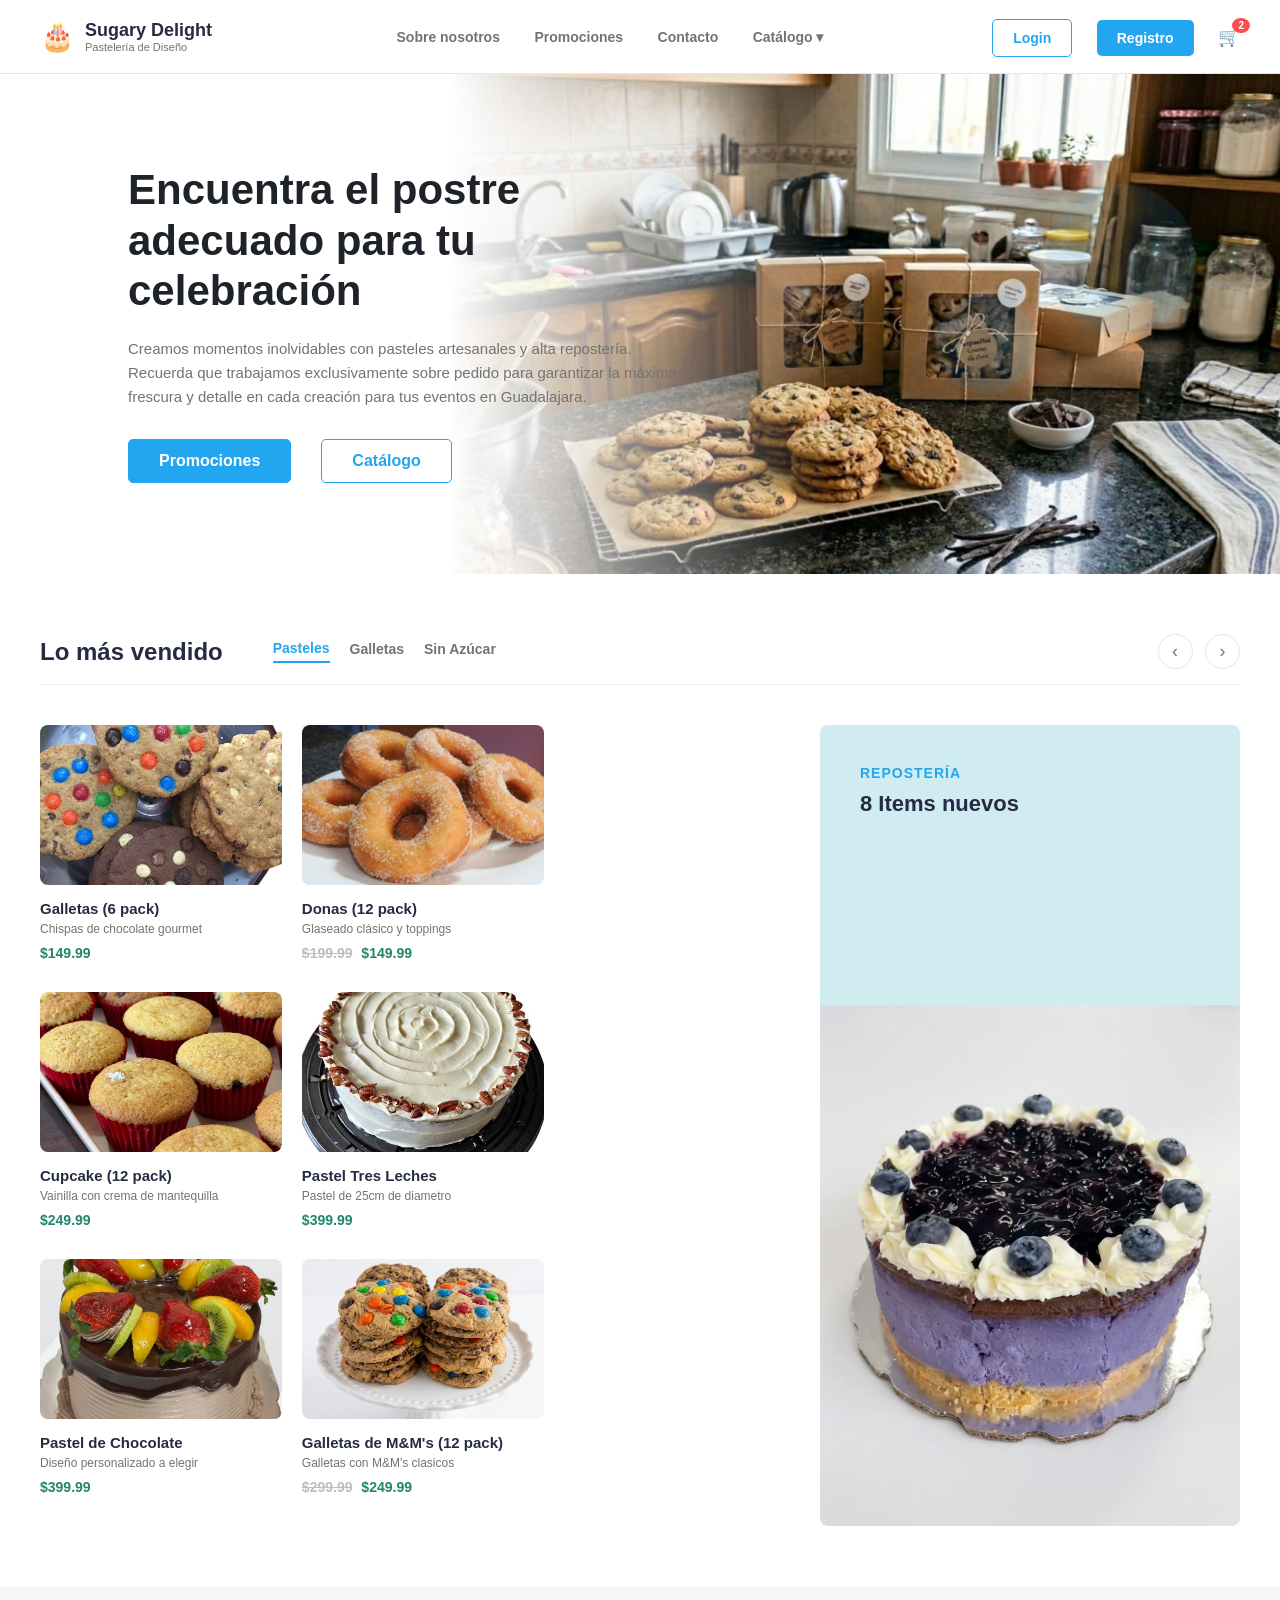
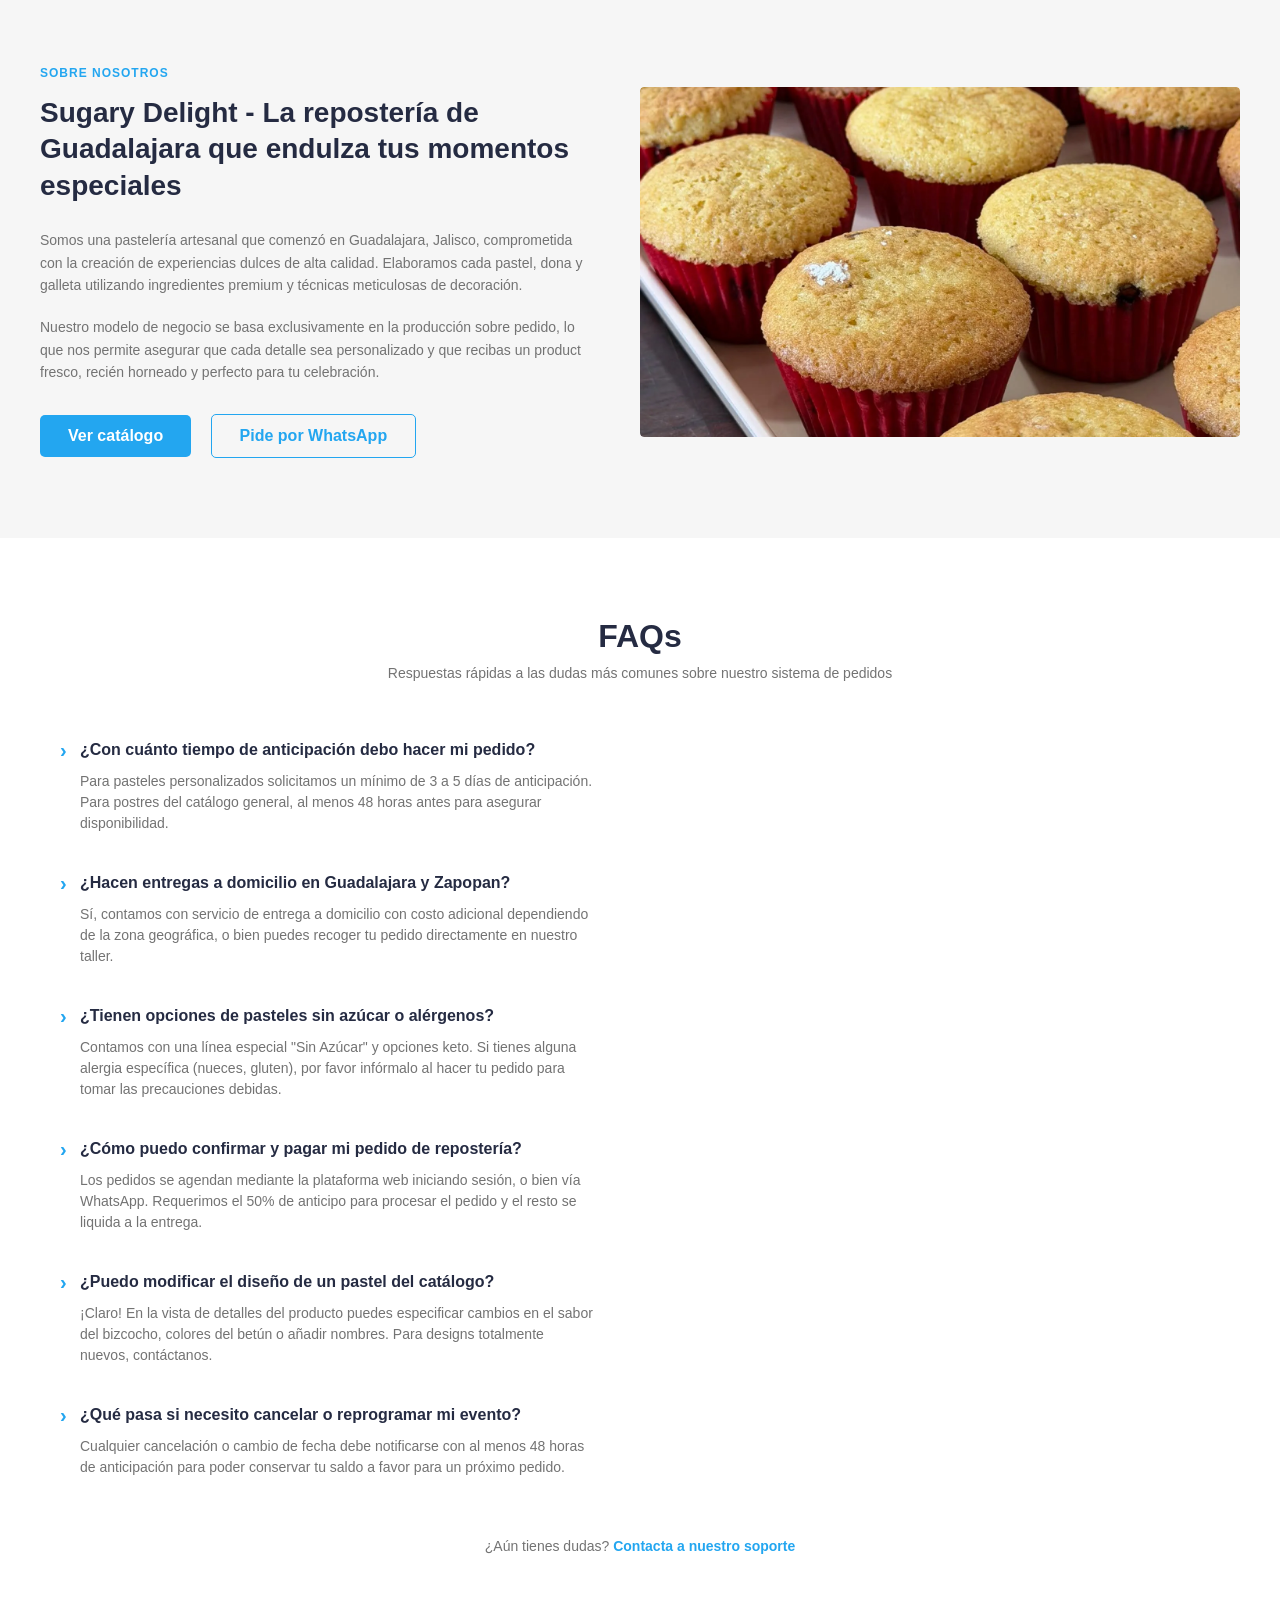
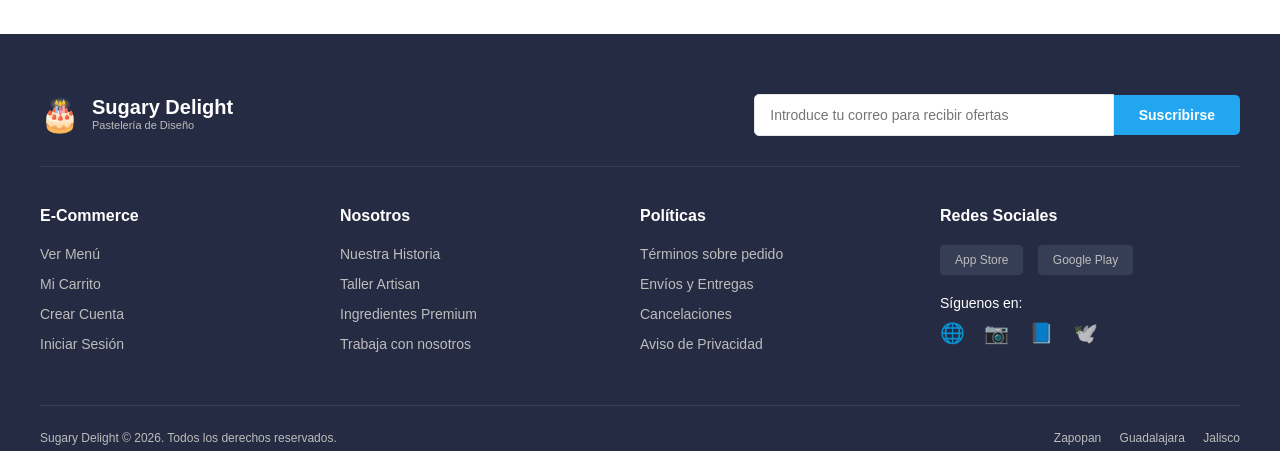
<file: index.html>
<!DOCTYPE html>
<html lang="es">

<head>
    <meta charset="UTF-8">
    <meta name="viewport" content="width=device-width, initial-scale=1.0">
    <title>Sugary Delight - Alta Repostería en Guadalajara</title>
    <link rel="stylesheet" href="style.css">
</head>

<body>

    <header class="navbar">
        <div class="logo">
            <a href="index.html" style="display: block; border: none;">
                <span class="logo-icon">🎂</span>
                <div class="logo-text">
                    <h1>Sugary Delight</h1>
                    <p>Pastelería de Diseño</p>
                </div>
            </a>
        </div>
        <nav class="nav-links">
            <a href="nosotros.html">Sobre nosotros</a>
            <a href="promociones.html">Promociones</a>
            <a href="contacto.html">Contacto</a>
            <div class="dropdown">
                <a href="catalogo.html" class="dropdown-trigger">Catálogo ▾</a>
            </div>
        </nav>
<div class="nav-actions">
    <a href="login.html" class="btn-login">Login</a>
    <a href="registro.html" class="btn-register">Registro</a>
    <a href="carrito.html" class="cart-icon" style="display: inline-block; text-decoration: none;">
        🛒<span class="cart-badge">2</span>
    </a>
</div>
    </header>

    <section class="hero">
        <div class="hero-content">
            <h2>Encuentra el postre adecuado para tu celebración</h2>
            <p>Creamos momentos inolvidables con pasteles artesanales y alta repostería. Recuerda que trabajamos
                exclusivamente sobre pedido para garantizar la máxima frescura y detalle en cada creación para tus
                eventos en Guadalajara.</p>
            <div class="hero-buttons">
                <a href="promociones.html" class="btn-primary">Promociones</a>
                <a href="catalogo.html" class="btn-secondary">Catálogo</a>
            </div>
        </div>
        <div class="hero-decorations">
            <div class="circle circle-1"></div>
            <div class="circle circle-2"></div>
        </div>
    </section>

    <section id="catalogo" class="products-section">
        <div class="products-header">
            <h3>Lo más vendido</h3>
            <div class="products-tabs">
                <button class="tab-btn active">Pasteles</button>
                <button class="tab-btn">Galletas</button>
                <button class="tab-btn">Sin Azúcar</button>
            </div>
            <div class="carousel-arrows">
                <button class="arrow-btn">‹</button>
                <button class="arrow-btn">›</button>
            </div>
        </div>

        <div class="products-container">
            <div class="products-grid">
                <div class="product-card">
                    <div class="product-img-wrapper">
                        <img src="img/Galletas_S.jpg" alt="Galletas (6 pack)" class="product-img-placeholder">
                    </div>
                    <h4>Galletas (6 pack)</h4>
                    <p class="product-desc">Chispas de chocolate gourmet</p>
                    <span class="product-price">$149.99</span>
                </div>

                <div class="product-card">
                    <div class="product-img-wrapper">
                        <img src="img/Donas.jpg" alt="Donas (12 pack)" class="product-img-placeholder">
                    </div>
                    <h4>Donas (12 pack)</h4>
                    <p class="product-desc">Glaseado clásico y toppings</p>
                    <span class="product-price"><span class="old-price">$199.99</span> $149.99</span>
                </div>

                <div class="product-card">
                    <div class="product-img-wrapper">
                        <img src="img/cupcakes.webp" alt="Cupcake (12 pack)" class="product-img-placeholder">
                    </div>
                    <h4>Cupcake (12 pack)</h4>
                    <p class="product-desc">Vainilla con crema de mantequilla</p>
                    <span class="product-price">$249.99</span>
                </div>

                <div class="product-card">
                    <div class="product-img-wrapper">
                        <img src="img/tres_leches.jpg" alt="Pastel Tres Leches" class="product-img-placeholder">
                    </div>
                    <h4>Pastel Tres Leches</h4>
                    <p class="product-desc">Pastel de 25cm de diametro</p>
                    <span class="product-price">$399.99</span>
                </div>

                <div class="product-card">
                    <div class="product-img-wrapper">
                        <img src="img/pastel_chocolate.jpg" alt="Pastel de Cumpleaños" class="product-img-placeholder">
                    </div>
                    <h4>Pastel de Chocolate</h4>
                    <p class="product-desc">Diseño personalizado a elegir</p>
                    <span class="product-price">$399.99</span>
                </div>

                <div class="product-card">
                    <div class="product-img-wrapper">
                        <img src="img/galletas-mms.webp" alt="Croissant de Mantequilla" class="product-img-placeholder">
                    </div>
                    <h4>Galletas de M&M's (12 pack)</h4>
                    <p class="product-desc">Galletas con M&M's clasicos</p>
                    <span class="product-price"><span class="old-price">$299.99</span> $249.99</span>
                </div>
            </div>

            <div class="side-promo-banner">
                <div class="side-promo-content">
                    <h5>REPOSTERÍA</h5>
                    <p>8 Items nuevos</p>
                </div>
                <div class="side-promo-img-wrapper">
                    <img src="img/blueberry-cake.webp" alt="Especiales Repostería" class="product-img-placeholder">
                </div>
            </div>
        </div>
    </section>

    <section id="sobre-nosotros" class="about-section">
        <div class="about-content">
            <span class="section-tag">SOBRE NOSOTROS</span>
            <h3>Sugary Delight - La repostería de Guadalajara que endulza tus momentos especiales</h3>
            <p>Somos una pastelería artesanal que comenzó en Guadalajara, Jalisco, comprometida con la creación de
                experiencias dulces de alta calidad. Elaboramos cada pastel, dona y galleta utilizando ingredientes
                premium y técnicas meticulosas de decoración.</p>
            <p>Nuestro modelo de negocio se basa exclusivamente en la producción sobre pedido, lo que nos permite
                asegurar que cada detalle sea personalizado y que recibas un product fresco, recién horneado y perfecto
                para tu celebración.</p>
            <div class="about-buttons">
                <a href="catalogo.html" class="btn-primary">Ver catálogo</a>
                <a href="https://wa.me/+523311671693" target="_blank" class="btn-secondary">Pide por WhatsApp</a>
            </div>
        </div>
        <div class="about-image-placeholder">
            <div class="placeholder-box" style="border: none; background: transparent; overflow: hidden;">
                <img src="img/cupcakes.webp" alt="Nuestro Taller Sugary Delight"
                    class="product-img-placeholder" style="border-radius: 4px;">
            </div>
        </div>
    </section>

    <section class="faqs-section">
        <h3>FAQs</h3>
        <p class="faqs-subtitle">Respuestas rápidas a las dudas más comunes sobre nuestro sistema de pedidos</p>

        <div class="faqs-grid">
            <div class="faq-item">
                <h5>¿Con cuánto tiempo de anticipación debo hacer mi pedido?</h5>
                <p>Para pasteles personalizados solicitamos un mínimo de 3 a 5 días de anticipación. Para postres del
                    catálogo general, al menos 48 horas antes para asegurar disponibilidad.</p>
            </div>
            <div class="faq-item">
                <h5>¿Hacen entregas a domicilio en Guadalajara y Zapopan?</h5>
                <p>Sí, contamos con servicio de entrega a domicilio con costo adicional dependiendo de la zona
                    geográfica, o bien puedes recoger tu pedido directamente en nuestro taller.</p>
            </div>
            <div class="faq-item">
                <h5>¿Tienen opciones de pasteles sin azúcar o alérgenos?</h5>
                <p>Contamos con una línea especial "Sin Azúcar" y opciones keto. Si tienes alguna alergia específica
                    (nueces, gluten), por favor infórmalo al hacer tu pedido para tomar las precauciones debidas.</p>
            </div>
            <div class="faq-item">
                <h5>¿Cómo puedo confirmar y pagar mi pedido de repostería?</h5>
                <p>Los pedidos se agendan mediante la plataforma web iniciando sesión, o bien vía WhatsApp. Requerimos
                    el 50% de anticipo para procesar el pedido y el resto se liquida a la entrega.</p>
            </div>
            <div class="faq-item">
                <h5>¿Puedo modificar el diseño de un pastel del catálogo?</h5>
                <p>¡Claro! En la vista de detalles del producto puedes especificar cambios en el sabor del bizcocho,
                    colores del betún o añadir nombres. Para designs totalmente nuevos, contáctanos.</p>
            </div>
            <div class="faq-item">
                <h5>¿Qué pasa si necesito cancelar o reprogramar mi evento?</h5>
                <p>Cualquier cancelación o cambio de fecha debe notificarse con al menos 48 horas de anticipación para
                    poder conservar tu saldo a favor para un próximo pedido.</p>
            </div>
        </div>
        <p class="faqs-footer-text">¿Aún tienes dudas? <a href="#contacto">Contacta a nuestro soporte</a></p>
    </section>

    <footer class="main-footer">
        <div class="footer-top">
            <div class="footer-logo">
                <span class="logo-icon">🎂</span>
                <div class="logo-text">
                    <h4>Sugary Delight</h4>
                    <p>Pastelería de Diseño</p>
                </div>
            </div>
            <div class="footer-newsletter">
                <input type="email" placeholder="Introduce tu correo para recibir ofertas">
                <button class="btn-subscribe">Suscribirse</button>
            </div>
        </div>

        <div class="footer-middle">
            <div class="footer-column">
                <h5>E-Commerce</h5>
                <ul>
                    <li><a href="#catalogo">Ver Menú</a></li>
                    <li><a href="#">Mi Carrito</a></li>
                    <li><a href="#">Crear Cuenta</a></li>
                    <li><a href="#">Iniciar Sesión</a></li>
                </ul>
            </div>
            <div class="footer-column">
                <h5>Nosotros</h5>
                <ul>
                    <li><a href="#sobre-nosotros">Nuestra Historia</a></li>
                    <li><a href="#">Taller Artisan</a></li>
                    <li><a href="#">Ingredientes Premium</a></li>
                    <li><a href="#">Trabaja con nosotros</a></li>
                </ul>
            </div>
            <div class="footer-column">
                <h5>Políticas</h5>
                <ul>
                    <li><a href="#">Términos sobre pedido</a></li>
                    <li><a href="#">Envíos y Entregas</a></li>
                    <li><a href="#">Cancelaciones</a></li>
                    <li><a href="#">Aviso de Privacidad</a></li>
                </ul>
            </div>
            <div class="footer-column">
                <h5>Redes Sociales</h5>
                <div class="app-downloads">
                    <div class="app-badge-placeholder">App Store</div>
                    <div class="app-badge-placeholder">Google Play</div>
                </div>
                <p class="join-us-text">Síguenos en:</p>
                <div class="social-links">
                    <a href="#">🌐</a>
                    <a href="#">📷</a>
                    <a href="#">📘</a>
                    <a href="#">🕊️</a>
                </div>
            </div>
        </div>

        <div class="footer-bottom">
            <p>Sugary Delight © 2026. Todos los derechos reservados.</p>
            <div class="footer-bottom-links">
                <a href="#">Zapopan</a>
                <a href="#">Guadalajara</a>
                <a href="#">Jalisco</a>
            </div>
        </div>
    </footer>

</body>

</html>
</file>
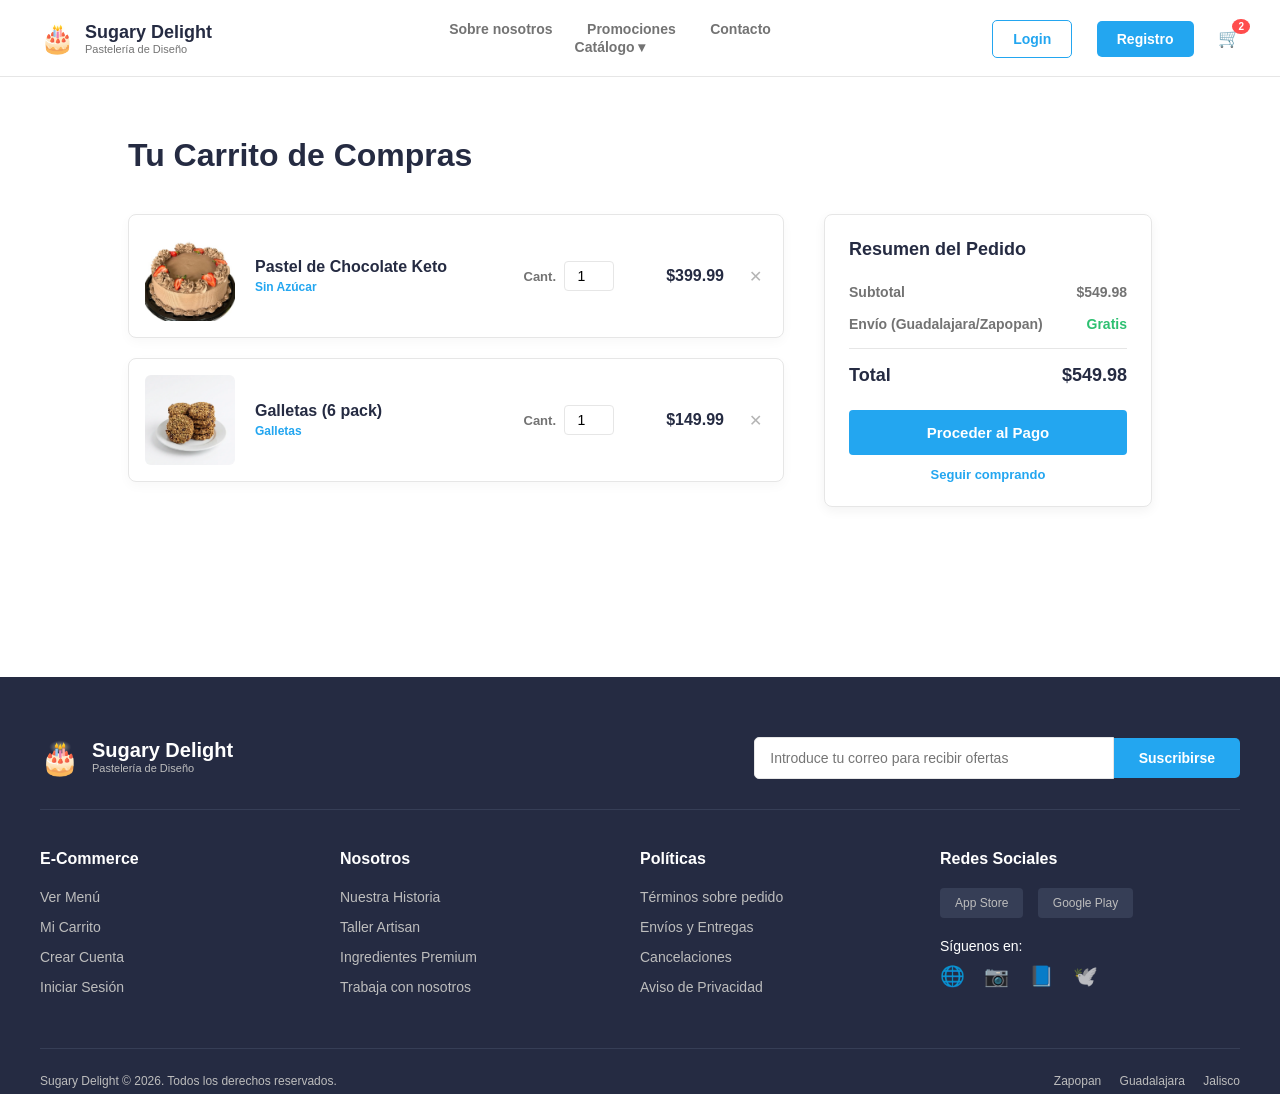
<file: carrito.html>
<!DOCTYPE html>
<html lang="es">
<head>
    <meta charset="UTF-8">
    <meta name="viewport" content="width=device-width, initial-scale=1.0">
    <title>Mi Carrito - Sugary Delight</title>
    <link rel="stylesheet" href="carrito.css">
</head>
<body>

    <header class="navbar">
        <div class="logo">
            <a href="index.html" style="display: block; border: none;">
                <span class="logo-icon">🎂</span>
                <div class="logo-text">
                    <h1>Sugary Delight</h1>
                    <p>Pastelería de Diseño</p>
                </div>
            </a>
        </div>
        <nav class="nav-links">
            <a href="nosotros.html">Sobre nosotros</a>
            <a href="promociones.html">Promociones</a>
            <a href="contacto.html">Contacto</a>
            <div class="dropdown">
                <a href="catalogo.html" class="dropdown-trigger">Catálogo ▾</a>
            </div>
        </nav>
        <div class="nav-actions">
            <a href="login.html" class="btn-login">Login</a>
            <a href="registro.html" class="btn-register">Registro</a>
            <div class="cart-icon">
                🛒<span class="cart-badge">2</span>
            </div>
        </div>
    </header>

    <main class="cart-main-container">
        <h2>Tu Carrito de Compras</h2>
        
        <div class="cart-split-layout">
            <section class="cart-items-column">
                
                <div class="cart-item-row">
                    <div class="product-img-wrapper" style="width: 90px; height: 90px; margin-bottom: 0;">
                        <img src="img/chocopastel.jpg" alt="Pastel de Chocolate Keto" class="responsiva-cover">
                    </div>
                    <div class="cart-item-info">
                        <h4>Pastel de Chocolate Keto</h4>
                        <p class="cart-item-tag">Sin Azúcar</p>
                    </div>
                    <div class="cart-item-qty">
                        <label>Cant.</label>
                        <input type="number" value="1" min="1">
                    </div>
                    <div class="cart-item-price">
                        <span>$399.99</span>
                    </div>
                    <button class="btn-remove-item">✕</button>
                </div>

                <div class="cart-item-row">
                    <div class="product-img-wrapper" style="width: 90px; height: 90px; margin-bottom: 0;">
                        <img src="img/galletas-avena.webp" alt="Galletas (6 pack)" class="responsiva-cover">
                    </div>
                    <div class="cart-item-info">
                        <h4>Galletas (6 pack)</h4>
                        <p class="cart-item-tag">Galletas</p>
                    </div>
                    <div class="cart-item-qty">
                        <label>Cant.</label>
                        <input type="number" value="1" min="1">
                    </div>
                    <div class="cart-item-price">
                        <span>$149.99</span>
                    </div>
                    <button class="btn-remove-item">✕</button>
                </div>

            </section>

            <aside class="cart-summary-column">
                <div class="summary-card">
                    <h3>Resumen del Pedido</h3>
                    
                    <div class="summary-row">
                        <span>Subtotal</span>
                        <span>$549.98</span>
                    </div>
                    <div class="summary-row">
                        <span>Envío (Guadalajara/Zapopan)</span>
                        <span class="free-shipping">Gratis</span>
                    </div>
                    
                    <hr class="summary-divider">
                    
                    <div class="summary-row total-row">
                        <span>Total</span>
                        <span>$549.98</span>
                    </div>
                    
                    <button class="btn-checkout">Proceder al Pago</button>
                    <a href="catalogo.html" class="btn-continue-shopping">Seguir comprando</a>
                </div>
            </aside>
        </div>
    </main>

    <footer class="main-footer">
        <div class="footer-top">
            <div class="footer-logo">
                <span class="logo-icon">🎂</span>
                <div class="logo-text">
                    <h4>Sugary Delight</h4>
                    <p>Pastelería de Diseño</p>
                </div>
            </div>
            <div class="footer-newsletter">
                <input type="email" placeholder="Introduce tu correo para recibir ofertas">
                <button class="btn-subscribe">Suscribirse</button>
            </div>
        </div>

        <div class="footer-middle">
            <div class="footer-column">
                <h5>E-Commerce</h5>
                <ul>
                    <li><a href="catalogo.html">Ver Menú</a></li>
                    <li><a href="#">Mi Carrito</a></li>
                    <li><a href="registro.html">Crear Cuenta</a></li>
                    <li><a href="login.html">Iniciar Sesión</a></li>
                </ul>
            </div>
            <div class="footer-column">
                <h5>Nosotros</h5>
                <ul>
                    <li><a href="index.html#sobre-nosotros">Nuestra Historia</a></li>
                    <li><a href="#">Taller Artisan</a></li>
                    <li><a href="#">Ingredientes Premium</a></li>
                    <li><a href="#">Trabaja con nosotros</a></li>
                </ul>
            </div>
            <div class="footer-column">
                <h5>Políticas</h5>
                <ul>
                    <li><a href="#">Términos sobre pedido</a></li>
                    <li><a href="#">Envíos y Entregas</a></li>
                    <li><a href="#">Cancelaciones</a></li>
                    <li><a href="#">Aviso de Privacidad</a></li>
                </ul>
            </div>
            <div class="footer-column">
                <h5>Redes Sociales</h5>
                <div class="app-downloads">
                    <div class="app-badge-placeholder">App Store</div>
                    <div class="app-badge-placeholder">Google Play</div>
                </div>
                <p class="join-us-text">Síguenos en:</p>
                <div class="social-links">
                    <a href="#">🌐</a>
                    <a href="#">📷</a>
                    <a href="#">📘</a>
                    <a href="#">🕊️</a>
                </div>
            </div>
        </div>

        <div class="footer-bottom">
            <p>Sugary Delight © 2026. Todos los derechos reservados.</p>
            <div class="footer-bottom-links">
                <a href="#">Zapopan</a>
                <a href="#">Guadalajara</a>
                <a href="#">Jalisco</a>
            </div>
        </div>
    </footer>

</body>
</html>
</file>
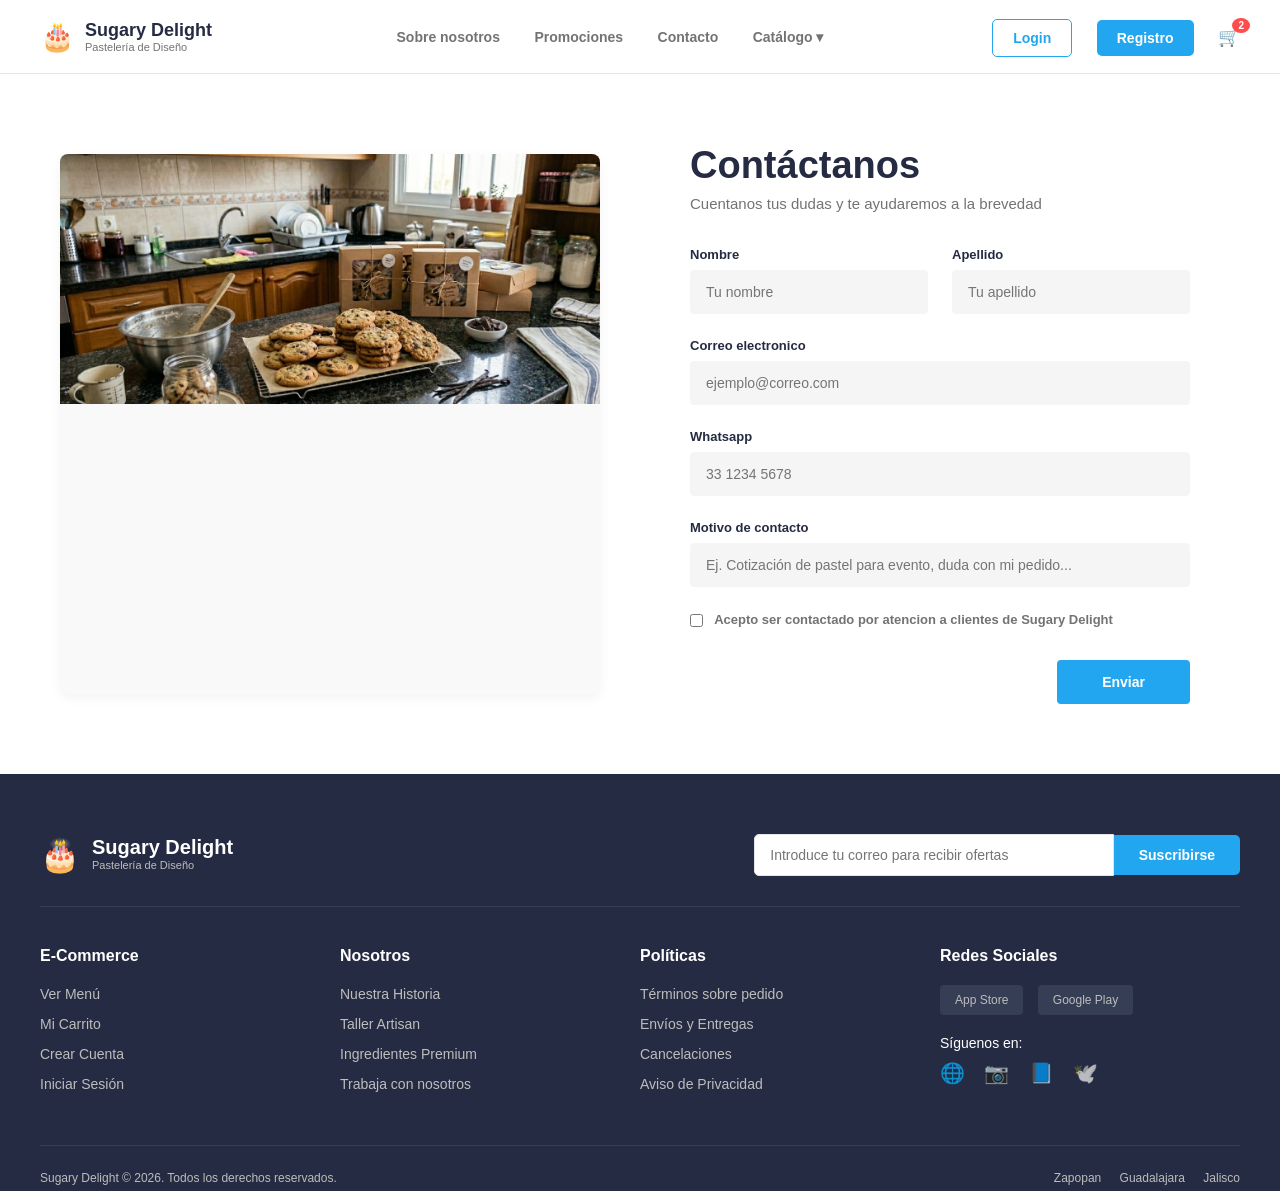
<file: contacto.html>
<!DOCTYPE html>
<html lang="es">
<head>
    <meta charset="UTF-8">
    <meta name="viewport" content="width=device-width, initial-scale=1.0">
    <title>Contáctanos - Sugary Delight</title>
    <link rel="stylesheet" href="contacto.css">
</head>
<body>

    <header class="navbar">
        <div class="logo">
            <a href="index.html" style="display: block; border: none;">
                <span class="logo-icon">🎂</span>
                <div class="logo-text">
                    <h1>Sugary Delight</h1>
                    <p>Pastelería de Diseño</p>
                </div>
            </a>
        </div>
        
        <nav class="nav-links">
            <a href="nosotros.html">Sobre nosotros</a>
            <a href="promociones.html">Promociones</a>
            <a href="contacto.html">Contacto</a>
            <div class="dropdown">
                <a href="catalogo.html" class="dropdown-trigger">Catálogo ▾</a>
            </div>
        </nav>

<div class="nav-actions">
    <a href="login.html" class="btn-login">Login</a>
    <a href="registro.html" class="btn-register">Registro</a>
    <a href="carrito.html" class="cart-icon" style="display: inline-block; text-decoration: none;">
        🛒<span class="cart-badge">2</span>
    </a>
</div>
    </header>

    <main class="contact-container">
        
        <section class="contact-image-column">
            <div class="product-img-wrapper" style="height: 100%; min-height: 540px;">
                <img src="img/Hero.jpeg" alt="Ubicación o taller de Sugary Delight" class="responsiva-cover">
            </div>
        </section>

        <section class="contact-form-column">
            <div class="form-wrapper">
                <h2>Contáctanos</h2>
                <p class="form-subtitle">Cuentanos tus dudas y te ayudaremos a la brevedad</p>
                
                <form action="#" method="POST" class="form-inputs">
                    
                    <div class="input-row-half">
                        <div class="input-group half-width-left">
                            <label for="firstname">Nombre</label>
                            <input type="text" id="firstname" name="firstname" required placeholder="Tu nombre">
                        </div>
                        <div class="input-group half-width-right">
                            <label for="lastname">Apellido</label>
                            <input type="text" id="lastname" name="lastname" required placeholder="Tu apellido">
                        </div>
                    </div>
                    
                    <div class="input-group">
                        <label for="email">Correo electronico</label>
                        <input type="email" id="email" name="email" required placeholder="ejemplo@correo.com">
                    </div>
                    
                    <div class="input-group">
                        <label for="whatsapp">Whatsapp</label>
                        <input type="tel" id="whatsapp" name="whatsapp" required placeholder="33 1234 5678">
                    </div>

                    <div class="input-group">
                        <label for="reason">Motivo de contacto</label>
                        <input type="text" id="reason" name="reason" placeholder="Ej. Cotización de pastel para evento, duda con mi pedido...">
                    </div>
                    
                    <div class="form-options">
                        <label class="checkbox-label">
                            <input type="checkbox" name="consent" required> Acepto ser contactado por atencion a clientes de Sugary Delight
                        </label>
                    </div>
                    
                    <div class="submit-container">
                        <button type="submit" class="btn-submit-contact">Enviar</button>
                    </div>
                </form>
            </div>
        </section>

    </main>

    <footer class="main-footer">
        <div class="footer-top">
            <div class="footer-logo">
                <span class="logo-icon">🎂</span>
                <div class="logo-text">
                    <h4>Sugary Delight</h4>
                    <p>Pastelería de Diseño</p>
                </div>
            </div>
            <div class="footer-newsletter">
                <input type="email" placeholder="Introduce tu correo para recibir ofertas">
                <button class="btn-subscribe">Suscribirse</button>
            </div>
        </div>

        <div class="footer-middle">
            <div class="footer-column">
                <h5>E-Commerce</h5>
                <ul>
                    <li><a href="catalogo.html">Ver Menú</a></li>
                    <li><a href="#">Mi Carrito</a></li>
                    <li><a href="registro.html">Crear Cuenta</a></li>
                    <li><a href="login.html">Iniciar Sesión</a></li>
                </ul>
            </div>
            <div class="footer-column">
                <h5>Nosotros</h5>
                <ul>
                    <li><a href="index.html#sobre-nosotros">Nuestra Historia</a></li>
                    <li><a href="#">Taller Artisan</a></li>
                    <li><a href="#">Ingredientes Premium</a></li>
                    <li><a href="#">Trabaja con nosotros</a></li>
                </ul>
            </div>
            <div class="footer-column">
                <h5>Políticas</h5>
                <ul>
                    <li><a href="#">Términos sobre pedido</a></li>
                    <li><a href="#">Envíos y Entregas</a></li>
                    <li><a href="#">Cancelaciones</a></li>
                    <li><a href="#">Aviso de Privacidad</a></li>
                </ul>
            </div>
            <div class="footer-column">
                <h5>Redes Sociales</h5>
                <div class="app-downloads">
                    <div class="app-badge-placeholder">App Store</div>
                    <div class="app-badge-placeholder">Google Play</div>
                </div>
                <p class="join-us-text">Síguenos en:</p>
                <div class="social-links">
                    <a href="#">🌐</a>
                    <a href="#">📷</a>
                    <a href="#">📘</a>
                    <a href="#">🕊️</a>
                </div>
            </div>
        </div>

        <div class="footer-bottom">
            <p>Sugary Delight © 2026. Todos los derechos reservados.</p>
            <div class="footer-bottom-links">
                <a href="#">Zapopan</a>
                <a href="#">Guadalajara</a>
                <a href="#">Jalisco</a>
            </div>
        </div>
    </footer>

</body>
</html>
</file>
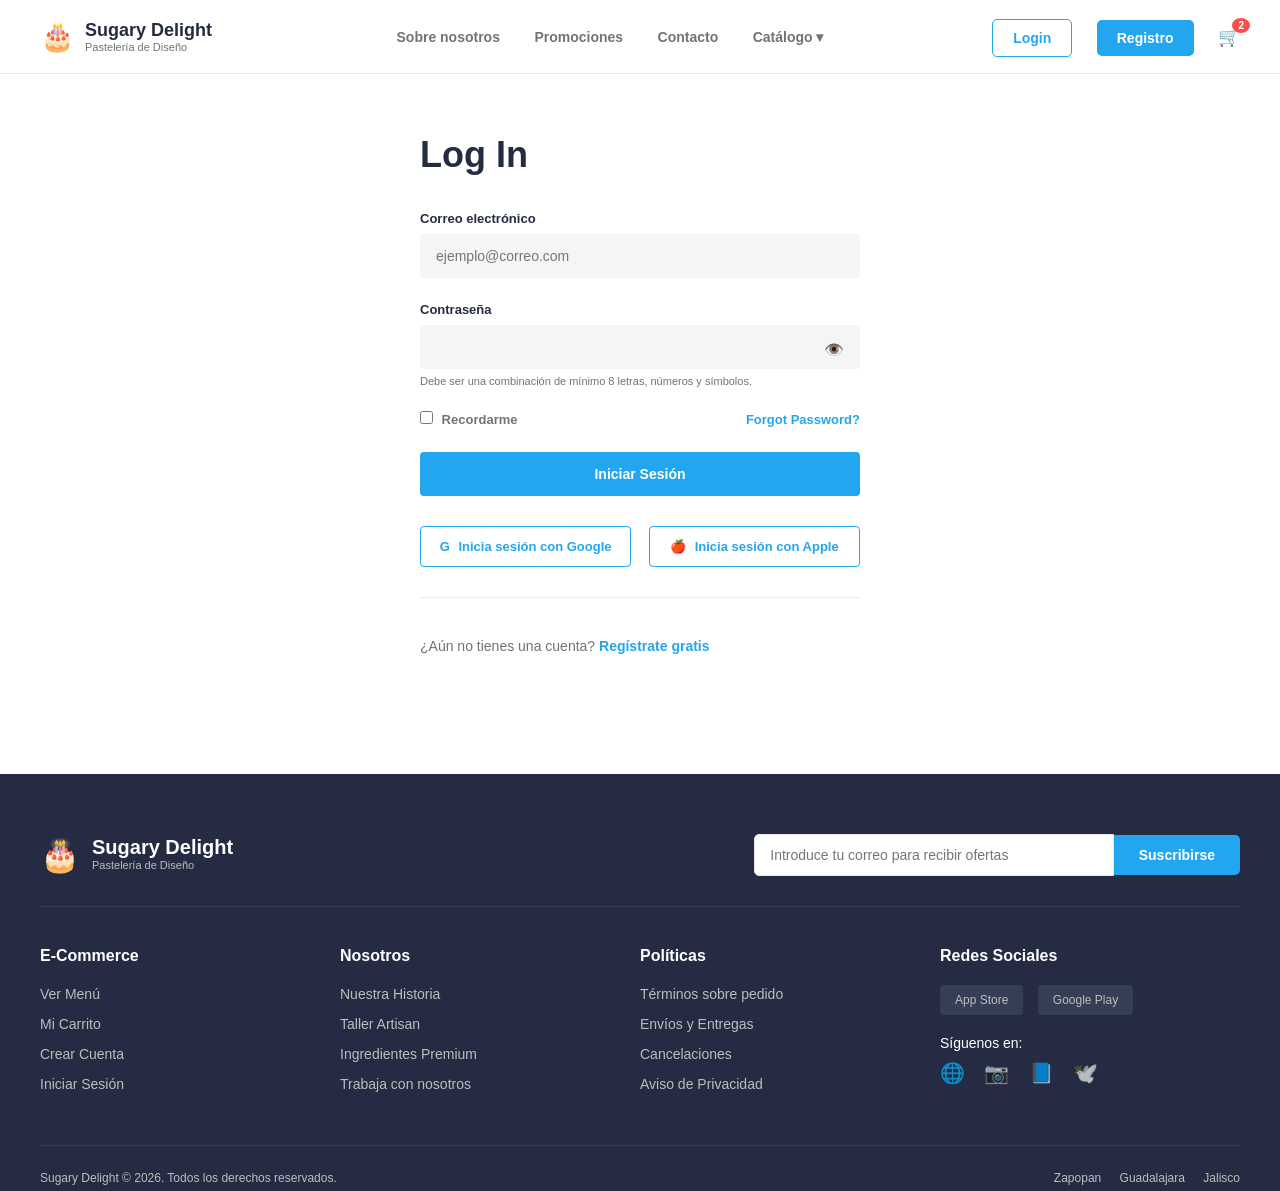
<file: login.html>
<!DOCTYPE html>
<html lang="es">
<head>
    <meta charset="UTF-8">
    <meta name="viewport" content="width=device-width, initial-scale=1.0">
    <title>Iniciar Sesión - Sugary Delight</title>
    <link rel="stylesheet" href="login.css">
</head>
<body>

    <header class="navbar">
        <div class="logo">
            <a href="index.html" style="display: block; border: none;">
                <span class="logo-icon">🎂</span>
                <div class="logo-text">
                    <h1>Sugary Delight</h1>
                    <p>Pastelería de Diseño</p>
                </div>
            </a>
        </div>
        <nav class="nav-links">
            <a href="nosotros.html">Sobre nosotros</a>
            <a href="promociones.html">Promociones</a>
            <a href="contacto.html">Contacto</a>
            <div class="dropdown">
                <a href="catalogo.html" class="dropdown-trigger">Catálogo ▾</a>
            </div>
        </nav>
 <div class="nav-actions">
    <a href="login.html" class="btn-login">Login</a>
    <a href="registro.html" class="btn-register">Registro</a>
    <a href="carrito.html" class="cart-icon" style="display: inline-block; text-decoration: none;">
        🛒<span class="cart-badge">2</span>
    </a>
</div>
    </header>

    <main class="login-container" style="display: block; padding: 60px 0;">
        
        <section class="login-form-column" style="width: 100%; display: block; padding: 0;">
            <div class="form-wrapper" style="margin: 0 auto; max-width: 440px;">
                <h2>Log In</h2>
                
                <form action="#" method="POST" class="form-inputs">
                    <div class="input-group">
                        <label for="email">Correo electrónico</label>
                        <input type="email" id="email" name="email" required placeholder="ejemplo@correo.com">
                    </div>
                    
                    <div class="input-group position-relative">
                        <label for="password">Contraseña</label>
                        <input type="password" id="password" name="password" required>
                        <span class="password-toggle-icon">👁️</span>
                        <p class="input-hint">Debe ser una combinación de mínimo 8 letras, números y símbolos.</p>
                    </div>
                    
                    <div class="form-options">
                        <label class="checkbox-label">
                            <input type="checkbox" name="remember"> Recordarme
                        </label>
                        <a href="#" class="forgot-link">Forgot Password?</a>
                    </div>
                    
                    <button type="submit" class="btn-submit-login">Iniciar Sesión</button>
                </form>

                <div class="social-login-row">
                    <button class="btn-social btn-google">
                        <span class="social-icon">G</span> Inicia sesión con Google
                    </button>
                    <button class="btn-social btn-apple">
                        <span class="social-icon">🍎</span> Inicia sesión con Apple
                    </button>
                </div>

                <div class="register-redirect">
                    <p>¿Aún no tienes una cuenta? <a href="registro.html">Regístrate gratis</a></p>
                </div>
            </div>
        </section>

    </main>

    <footer class="main-footer">
        <div class="footer-top">
            <div class="footer-logo">
                <span class="logo-icon">🎂</span>
                <div class="logo-text">
                    <h4>Sugary Delight</h4>
                    <p>Pastelería de Diseño</p>
                </div>
            </div>
            <div class="footer-newsletter">
                <input type="email" placeholder="Introduce tu correo para recibir ofertas">
                <button class="btn-subscribe">Suscribirse</button>
            </div>
        </div>

        <div class="footer-middle">
            <div class="footer-column">
                <h5>E-Commerce</h5>
                <ul>
                    <li><a href="catalogo.html">Ver Menú</a></li>
                    <li><a href="#">Mi Carrito</a></li>
                    <li><a href="#">Crear Cuenta</a></li>
                    <li><a href="login.html">Iniciar Sesión</a></li>
                </ul>
            </div>
            <div class="footer-column">
                <h5>Nosotros</h5>
                <ul>
                    <li><a href="index.html#sobre-nosotros">Nuestra Historia</a></li>
                    <li><a href="#">Taller Artisan</a></li>
                    <li><a href="#">Ingredientes Premium</a></li>
                    <li><a href="#">Trabaja con nosotros</a></li>
                </ul>
            </div>
            <div class="footer-column">
                <h5>Políticas</h5>
                <ul>
                    <li><a href="#">Términos sobre pedido</a></li>
                    <li><a href="#">Envíos y Entregas</a></li>
                    <li><a href="#">Cancelaciones</a></li>
                    <li><a href="#">Aviso de Privacidad</a></li>
                </ul>
            </div>
            <div class="footer-column">
                <h5>Redes Sociales</h5>
                <div class="app-downloads">
                    <div class="app-badge-placeholder">App Store</div>
                    <div class="app-badge-placeholder">Google Play</div>
                </div>
                <p class="join-us-text">Síguenos en:</p>
                <div class="social-links">
                    <a href="#">🌐</a>
                    <a href="#">📷</a>
                    <a href="#">📘</a>
                    <a href="#">🕊️</a>
                </div>
            </div>
        </div>

        <div class="footer-bottom">
            <p>Sugary Delight © 2026. Todos los derechos reservados.</p>
            <div class="footer-bottom-links">
                <a href="#">Zapopan</a>
                <a href="#">Guadalajara</a>
                <a href="#">Jalisco</a>
            </div>
        </div>
    </footer>

</body>
</html>
</file>
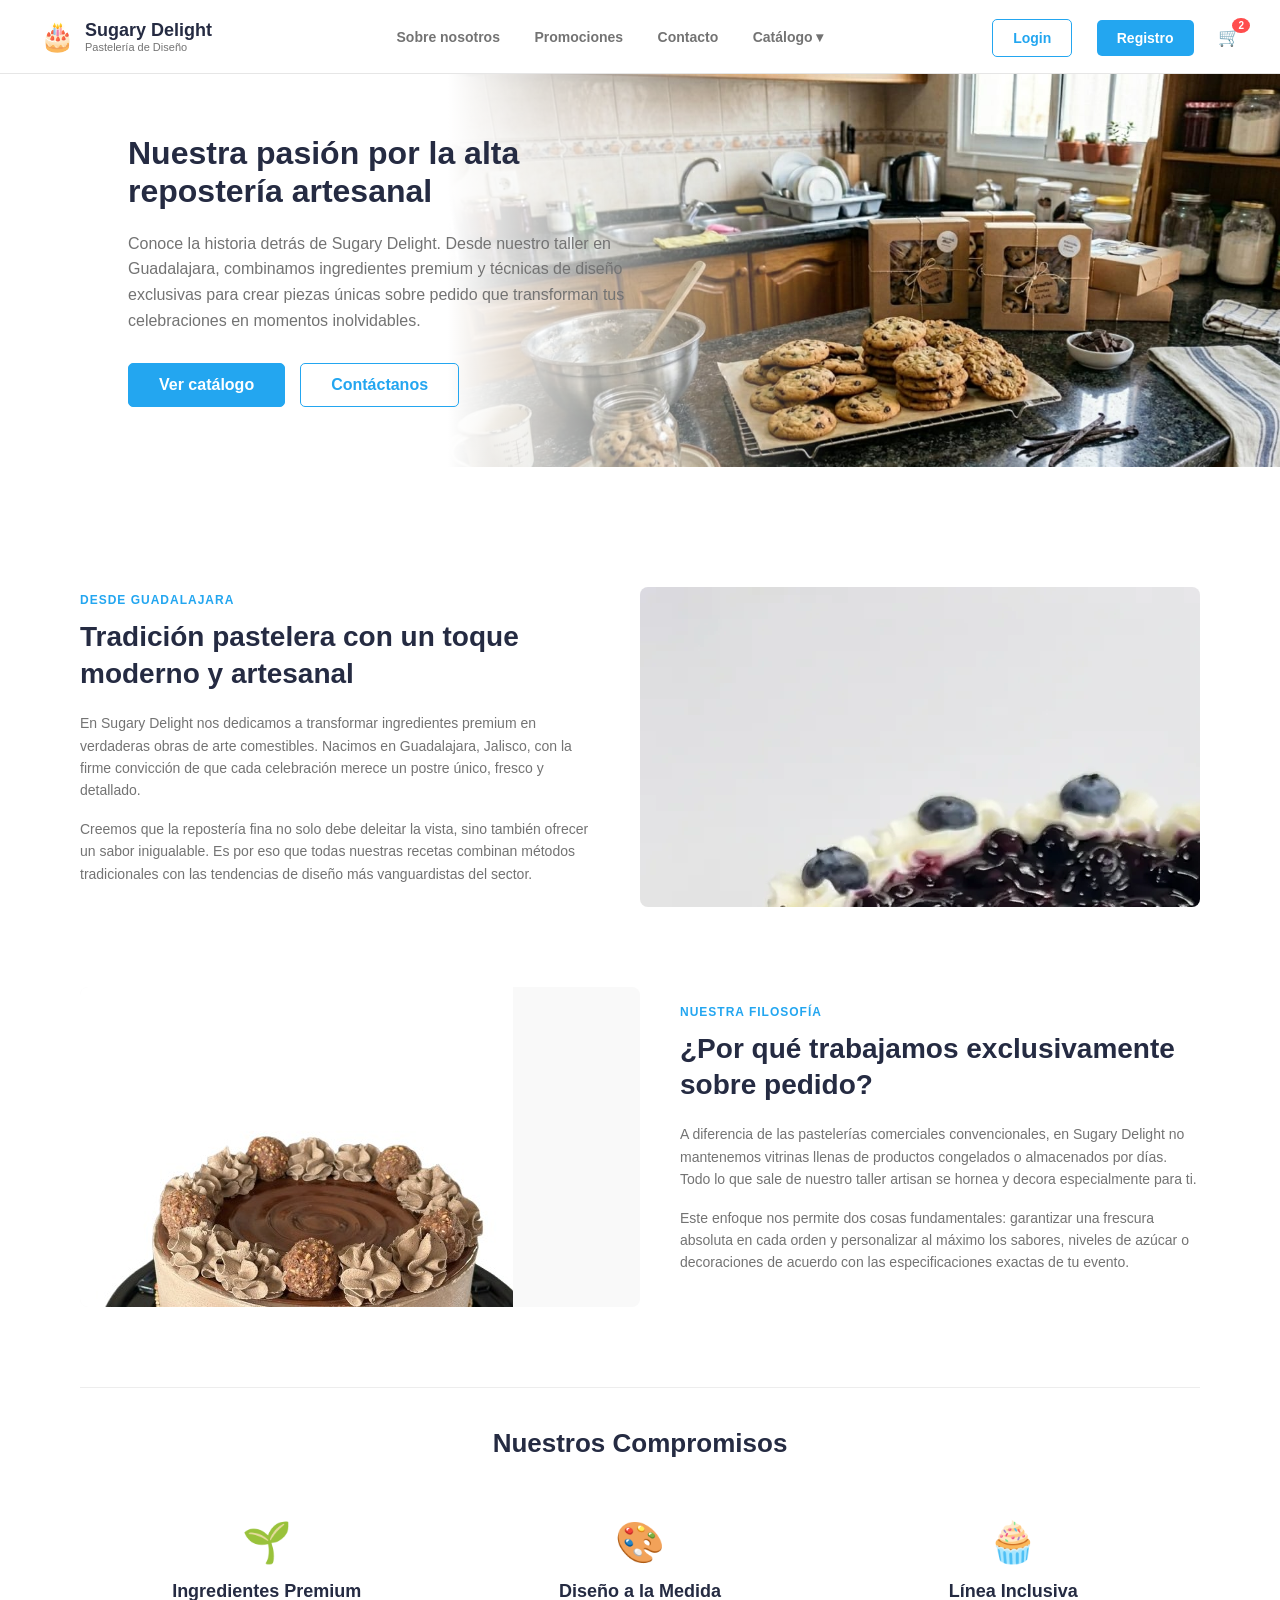
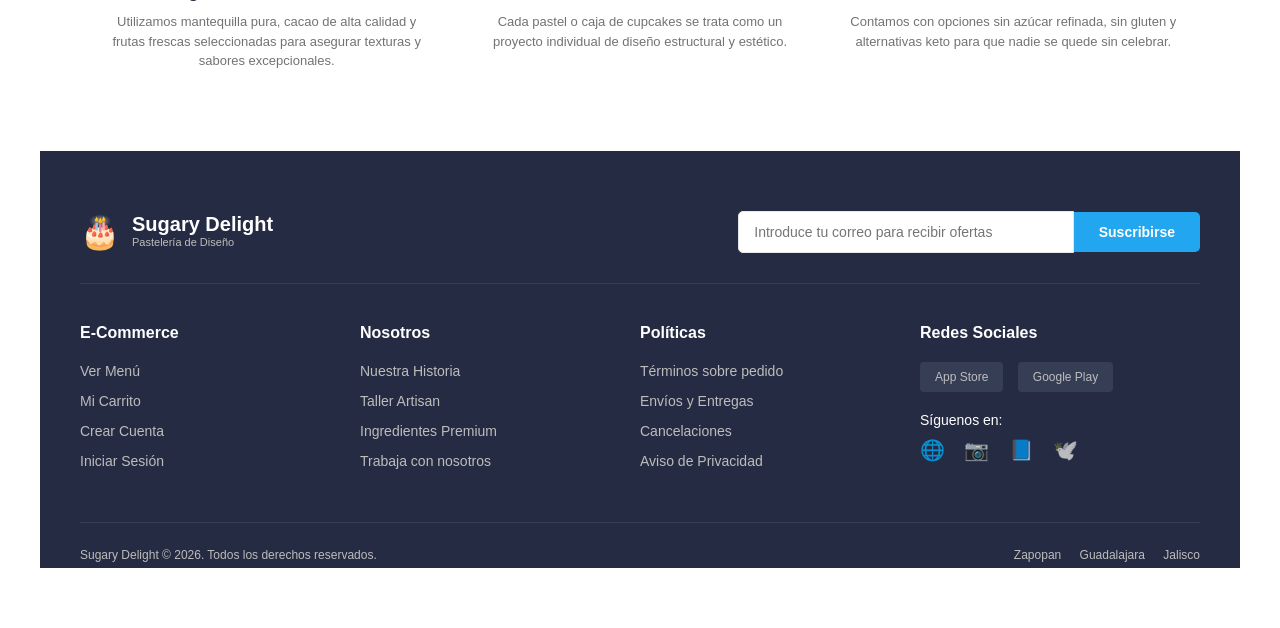
<file: nosotros.html>
<!DOCTYPE html>
<html lang="es">
<head>
    <meta charset="UTF-8">
    <meta name="viewport" content="width=device-width, initial-scale=1.0">
    <title>Sobre Nosotros - Sugary Delight</title>
    <link rel="stylesheet" href="nosotros.css">
</head>
<body>

<header class="navbar">
        <div class="logo">
            <a href="index.html" style="display: block; border: none;">
                <span class="logo-icon">🎂</span>
                <div class="logo-text">
                    <h1>Sugary Delight</h1>
                    <p>Pastelería de Diseño</p>
                </div>
            </a>
        </div>
        <nav class="nav-links">
            <a href="nosotros.html">Sobre nosotros</a>
            <a href="promociones.html">Promociones</a>
            <a href="contacto.html">Contacto</a>
            <div class="dropdown">
                <a href="catalogo.html" class="dropdown-trigger">Catálogo ▾</a>
            </div>
        </nav>
<div class="nav-actions">
    <a href="login.html" class="btn-login">Login</a>
    <a href="registro.html" class="btn-register">Registro</a>
    <a href="carrito.html" class="cart-icon" style="display: inline-block; text-decoration: none;">
        🛒<span class="cart-badge">2</span>
    </a>
</div>
    </header>

<section class="hero hero-short">
        <div class="hero-content">
            <h2>Nuestra pasión por la alta repostería artesanal</h2>
            <p>Conoce la historia detrás de Sugary Delight. Desde nuestro taller en Guadalajara, combinamos ingredientes premium y técnicas de diseño exclusivas para crear piezas únicas sobre pedido que transforman tus celebraciones en momentos inolvidables.</p>
            <div class="hero-buttons">
                <a href="catalogo.html" class="btn-primary">Ver catálogo</a>
                <a href="contacto.html" class="btn-secondary">Contáctanos</a>
            </div>
        </div>
    </section>

    <main class="about-main-container">
<main class="about-main-container">
        <div class="about-split-row">
            <div class="about-text-col">
                <span class="section-tag">DESDE GUADALAJARA</span>
                <h3>Tradición pastelera con un toque moderno y artesanal</h3>
                <p>En Sugary Delight nos dedicamos a transformar ingredientes premium en verdaderas obras de arte comestibles. Nacimos en Guadalajara, Jalisco, con la firme convicción de que cada celebración merece un postre único, fresco y detallado.</p>
                <p>Creemos que la repostería fina no solo debe deleitar la vista, sino también ofrecer un sabor inigualable. Es por eso que todas nuestras recetas combinan métodos tradicionales con las tendencias de diseño más vanguardistas del sector.</p>
            </div>
            <div class="about-img-col">
                <div class="wireframe-img-box">
                    <img src="img/blueberry-cake.webp" class="product-img-placeholder">
                </div>
            </div>
        </div>

        <div class="about-split-row invert-row">
            <div class="about-img-col">
                <div class="wireframe-img-box">
                    <img src="img/pastel_ferrero.jpg" alt="Pasteles sobre pedido" class="product-img-placeholder">
                </div>
            </div>
            <div class="about-text-col">
                <span class="section-tag">NUESTRA FILOSOFÍA</span>
                <h3>¿Por qué trabajamos exclusivamente sobre pedido?</h3>
                <p>A diferencia de las pastelerías comerciales convencionales, en Sugary Delight no mantenemos vitrinas llenas de productos congelados o almacenados por días. Todo lo que sale de nuestro taller artisan se hornea y decora especialmente para ti.</p>
                <p>Este enfoque nos permite dos cosas fundamentales: garantizar una frescura absoluta en cada orden y personalizar al máximo los sabores, niveles de azúcar o decoraciones de acuerdo con las especificaciones exactas de tu evento.</p>
            </div>
        </div>

        <section class="pillars-section">
            <h3>Nuestros Compromisos</h3>
            <div class="pillars-grid">
                <div class="pillar-card">
                    <div class="pillar-icon">🌱</div>
                    <h4>Ingredientes Premium</h4>
                    <p>Utilizamos mantequilla pura, cacao de alta calidad y frutas frescas seleccionadas para asegurar texturas y sabores excepcionales.</p>
                </div>
                <div class="pillar-card">
                    <div class="pillar-icon">🎨</div>
                    <h4>Diseño a la Medida</h4>
                    <p>Cada pastel o caja de cupcakes se trata como un proyecto individual de diseño estructural y estético.</p>
                </div>
                <div class="pillar-card">
                    <div class="pillar-icon">🧁</div>
                    <h4>Línea Inclusiva</h4>
                    <p>Contamos con opciones sin azúcar refinada, sin gluten y alternativas keto para que nadie se quede sin celebrar.</p>
                </div>
            </div>
        </section>
    </main>

    <footer class="main-footer">
        <div class="footer-top">
            <div class="footer-logo">
                <span class="logo-icon">🎂</span>
                <div class="logo-text">
                    <h4>Sugary Delight</h4>
                    <p>Pastelería de Diseño</p>
                </div>
            </div>
            <div class="footer-newsletter">
                <input type="email" placeholder="Introduce tu correo para recibir ofertas">
                <button class="btn-subscribe">Suscribirse</button>
            </div>
        </div>

        <div class="footer-middle">
            <div class="footer-column">
                <h5>E-Commerce</h5>
                <ul>
                    <li><a href="catalogo.html">Ver Menú</a></li>
                    <li><a href="#">Mi Carrito</a></li>
                    <li><a href="registro.html">Crear Cuenta</a></li>
                    <li><a href="login.html">Iniciar Sesión</a></li>
                </ul>
            </div>
            <div class="footer-column">
                <h5>Nosotros</h5>
                <ul>
                    <li><a href="nosotros.html">Nuestra Historia</a></li>
                    <li><a href="#">Taller Artisan</a></li>
                    <li><a href="#">Ingredientes Premium</a></li>
                    <li><a href="#">Trabaja con nosotros</a></li>
                </ul>
            </div>
            <div class="footer-column">
                <h5>Políticas</h5>
                <ul>
                    <li><a href="#">Términos sobre pedido</a></li>
                    <li><a href="#">Envíos y Entregas</a></li>
                    <li><a href="#">Cancelaciones</a></li>
                    <li><a href="#">Aviso de Privacidad</a></li>
                </ul>
            </div>
            <div class="footer-column">
                <h5>Redes Sociales</h5>
                <div class="app-downloads">
                    <div class="app-badge-placeholder">App Store</div>
                    <div class="app-badge-placeholder">Google Play</div>
                </div>
                <p class="join-us-text">Síguenos en:</p>
                <div class="social-links">
                    <a href="#">🌐</a>
                    <a href="#">📷</a>
                    <a href="#">📘</a>
                    <a href="#">🕊️</a>
                </div>
            </div>
        </div>

        <div class="footer-bottom">
            <p>Sugary Delight © 2026. Todos los derechos reservados.</p>
            <div class="footer-bottom-links">
                <a href="#">Zapopan</a>
                <a href="#">Guadalajara</a>
                <a href="#">Jalisco</a>
            </div>
        </div>
    </footer>

</body>
</html>
</file>
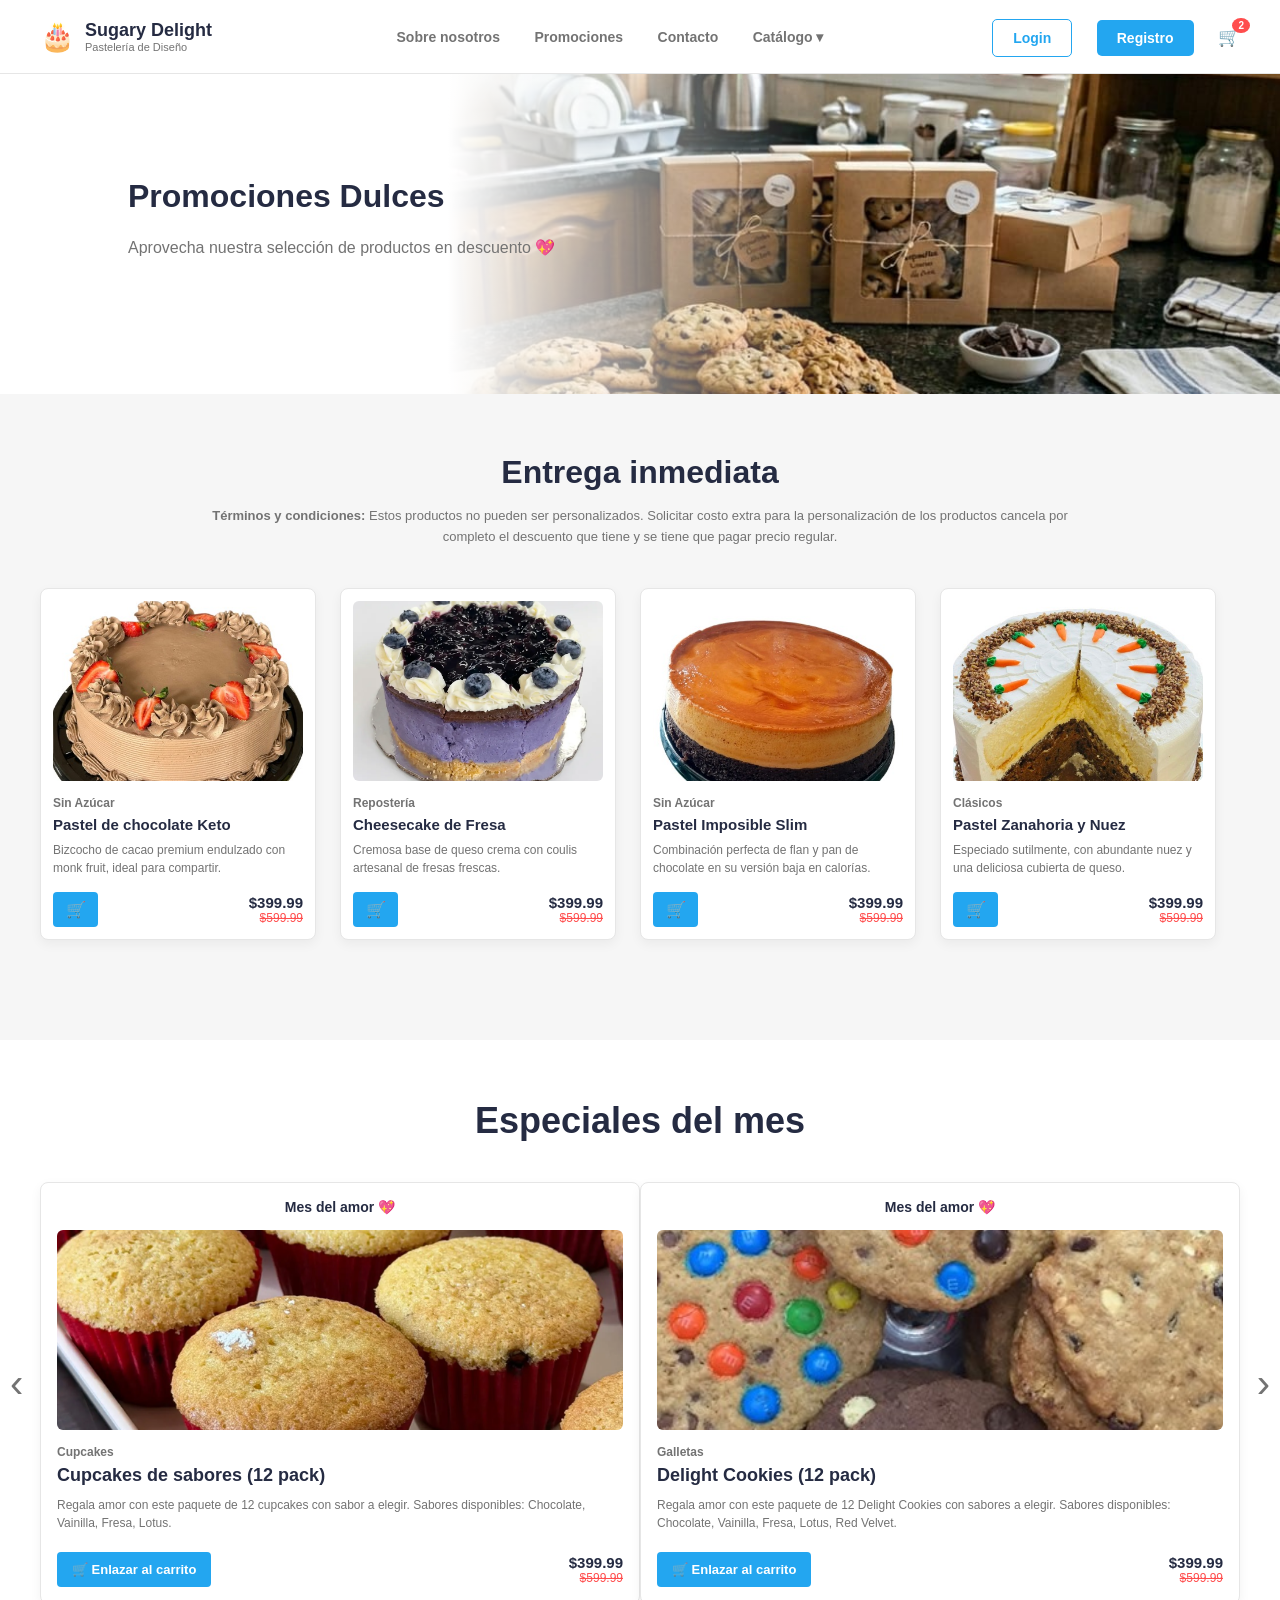
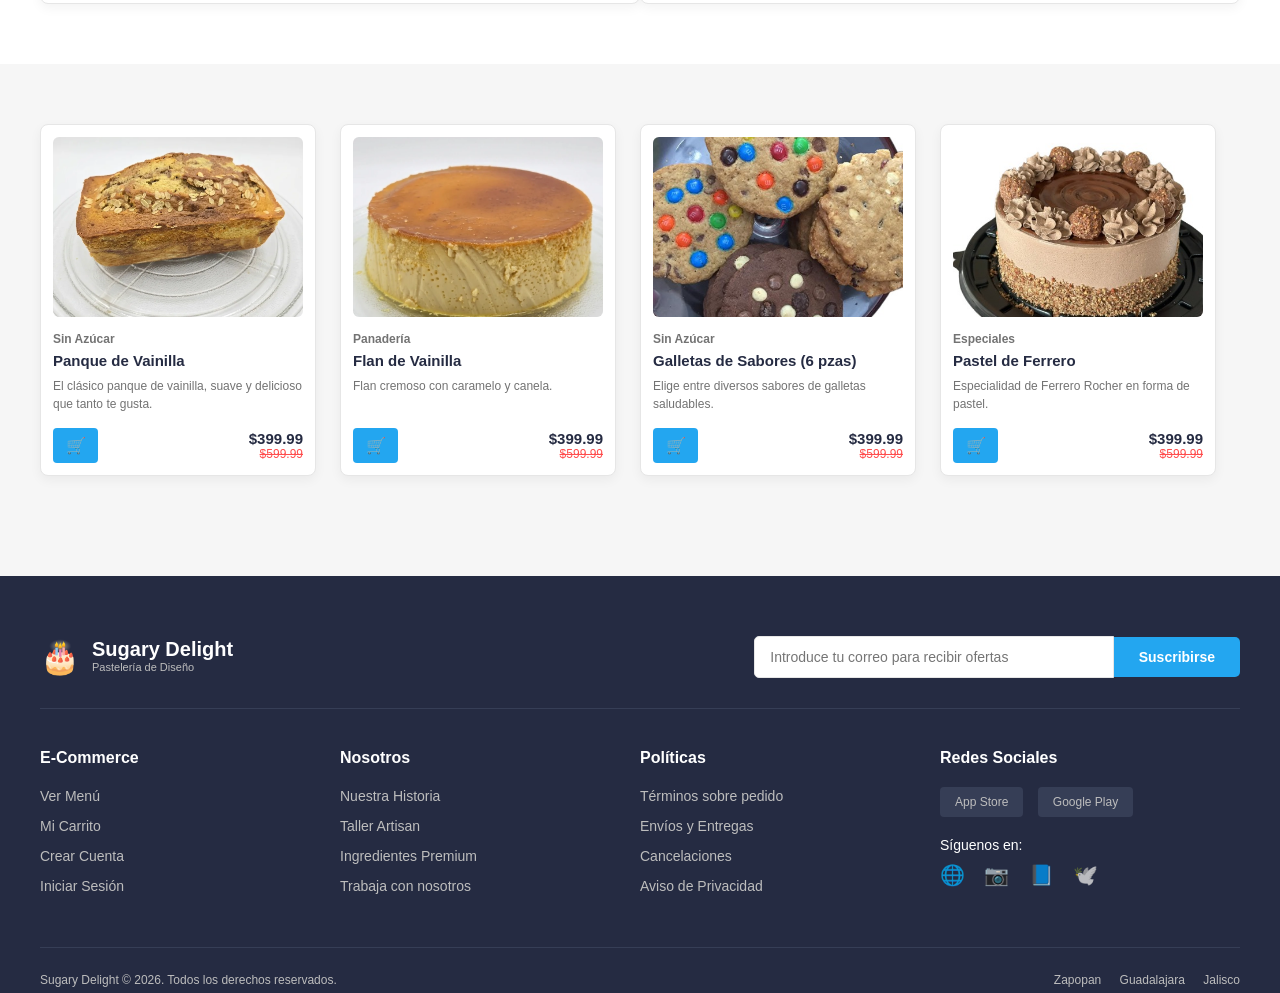
<file: promociones.html>
<!DOCTYPE html>
<html lang="es">
<head>
    <meta charset="UTF-8">
    <meta name="viewport" content="width=device-width, initial-scale=1.0">
    <title>Promociones Dulces - Sugary Delight</title>
    <link rel="stylesheet" href="promociones.css">
</head>
<body>

    <header class="navbar">
        <div class="logo">
            <a href="index.html" style="display: block; border: none;">
                <span class="logo-icon">🎂</span>
                <div class="logo-text">
                    <h1>Sugary Delight</h1>
                    <p>Pastelería de Diseño</p>
                </div>
            </a>
        </div>
        <nav class="nav-links">
            <a href="nosotros.html">Sobre nosotros</a>
            <a href="promociones.html">Promociones</a>
            <a href="contacto.html">Contacto</a>
            <div class="dropdown">
                <a href="catalogo.html" class="dropdown-trigger">Catálogo ▾</a>
            </div>
        </nav>
<div class="nav-actions">
    <a href="login.html" class="btn-login">Login</a>
    <a href="registro.html" class="btn-register">Registro</a>
    <a href="carrito.html" class="cart-icon" style="display: inline-block; text-decoration: none;">
        🛒<span class="cart-badge">2</span>
    </a>
</div>
    </header>

    <section class="hero hero-short">
        <div class="hero-content">
            <h2>Promociones Dulces</h2>
            <p class="hero-subtitle">Aprovecha nuestra selección de productos en descuento 💖</p>
        </div>
    </section>

    <section class="promo-section gray-bg">
        <div class="section-header-center">
            <h3>Entrega inmediata</h3>
            <p class="terms-text"><strong>Términos y condiciones:</strong> Estos productos no pueden ser personalizados. Solicitar costo extra para la personalización de los productos cancela por completo el descuento que tiene y se tiene que pagar precio regular.</p>
        </div>

        <div class="products-grid-four">
            <div class="product-card-vertical">
                <div class="product-img-wrapper">
                    <img src="img/chocopastel.jpg" alt="Pastel de chocolate Keto" class="responsiva-cover">
                </div>
                <div class="card-info">
                    <span class="product-tag">Sin Azúcar</span>
                    <h4>Pastel de chocolate Keto</h4>
                    <p class="product-desc">Bizcocho de cacao premium endulzado con monk fruit, ideal para compartir.</p>
                    <div class="card-footer-action">
                        <button class="btn-cart-action">🛒</button>
                        <div class="price-container">
                            <span class="current-price">$399.99</span>
                            <span class="old-price">$599.99</span>
                        </div>
                    </div>
                </div>
            </div>
            
            <div class="product-card-vertical">
                <div class="product-img-wrapper">
                    <img src="img/blueberry-cake.webp" alt="Cheesecake de Fresa" class="responsiva-cover">
                </div>
                <div class="card-info">
                    <span class="product-tag">Repostería</span>
                    <h4>Cheesecake de Fresa</h4>
                    <p class="product-desc">Cremosa base de queso crema con coulis artesanal de fresas frescas.</p>
                    <div class="card-footer-action">
                        <button class="btn-cart-action">🛒</button>
                        <div class="price-container">
                            <span class="current-price">$399.99</span>
                            <span class="old-price">$599.99</span>
                        </div>
                    </div>
                </div>
            </div>
            
            <div class="product-card-vertical">
                <div class="product-img-wrapper">
                    <img src="img/Chocoflan_Fondo.jpg" alt="Pastel Imposible Slim" class="responsiva-cover">
                </div>
                <div class="card-info">
                    <span class="product-tag">Sin Azúcar</span>
                    <h4>Pastel Imposible Slim</h4>
                    <p class="product-desc">Combinación perfecta de flan y pan de chocolate en su versión baja en calorías.</p>
                    <div class="card-footer-action">
                        <button class="btn-cart-action">🛒</button>
                        <div class="price-container">
                            <span class="current-price">$399.99</span>
                            <span class="old-price">$599.99</span>
                        </div>
                    </div>
                </div>
            </div>
            
            <div class="product-card-vertical">
                <div class="product-img-wrapper">
                    <img src="img/carrot_chees.jpg" alt="Pastel Zanahoria y Nuez" class="responsiva-cover">
                </div>
                <div class="card-info">
                    <span class="product-tag">Clásicos</span>
                    <h4>Pastel Zanahoria y Nuez</h4>
                    <p class="product-desc">Especiado sutilmente, con abundante nuez y una deliciosa cubierta de queso.</p>
                    <div class="card-footer-action">
                        <button class="btn-cart-action">🛒</button>
                        <div class="price-container">
                            <span class="current-price">$399.99</span>
                            <span class="old-price">$599.99</span>
                        </div>
                    </div>
                </div>
            </div>
        </div>
    </section>

    <section class="promo-section white-bg position-relative">
        <div class="section-header-center">
            <h3 class="section-title-large">Especiales del mes</h3>
        </div>

        <button class="carousel-side-arrow arrow-left">‹</button>
        <button class="carousel-side-arrow arrow-right">›</button>

        <div class="carousel-container-two">
            <div class="special-card-horizontal">
                <span class="special-tag-header">Mes del amor 💖</span>
                <div class="product-img-wrapper" style="height: 200px;">
                    <img src="img/cupcakes.webp" alt="Cupcakes de sabores (12 pack)" class="responsiva-cover">
                </div>
                <div class="special-info">
                    <span class="product-tag">Cupcakes</span>
                    <h4>Cupcakes de sabores (12 pack)</h4>
                    <p class="product-desc">Regala amor con este paquete de 12 cupcakes con sabor a elegir. Sabores disponibles: Chocolate, Vainilla, Fresa, Lotus.</p>
                    <div class="card-footer-action">
                        <button class="btn-cart-action-large">🛒 Enlazar al carrito</button>
                        <div class="price-container">
                            <span class="current-price">$399.99</span>
                            <span class="old-price">$599.99</span>
                        </div>
                    </div>
                </div>
            </div>

            <div class="special-card-horizontal">
                <span class="special-tag-header">Mes del amor 💖</span>
                <div class="product-img-wrapper" style="height: 200px;">
                    <img src="img/Galletas_S.jpg" alt="Delight Cookies (12 pack)" class="responsiva-cover">
                </div>
                <div class="special-info">
                    <span class="product-tag">Galletas</span>
                    <h4>Delight Cookies (12 pack)</h4>
                    <p class="product-desc">Regala amor con este paquete de 12 Delight Cookies con sabores a elegir. Sabores disponibles: Chocolate, Vainilla, Fresa, Lotus, Red Velvet.</p>
                    <div class="card-footer-action">
                        <button class="btn-cart-action-large">🛒 Enlazar al carrito</button>
                        <div class="price-container">
                            <span class="current-price">$399.99</span>
                            <span class="old-price">$599.99</span>
                        </div>
                    </div>
                </div>
            </div>
        </div>
    </section>

    <section class="promo-section gray-bg">
        <div class="products-grid-four">
            <div class="product-card-vertical">
                <div class="product-img-wrapper">
                    <img src="img/panque-vainilla.webp" alt="panque de vainilla" class="responsiva-cover">
                </div>
                <div class="card-info">
                    <span class="product-tag">Sin Azúcar</span>
                    <h4>Panque de Vainilla</h4>
                    <p class="product-desc">El clásico panque de vainilla, suave y delicioso que tanto te gusta.</p>
                    <div class="card-footer-action">
                        <button class="btn-cart-action">🛒</button>
                        <div class="price-container">
                            <span class="current-price">$399.99</span>
                            <span class="old-price">$599.99</span>
                        </div>
                    </div>
                </div>
            </div>
            
            <div class="product-card-vertical">
                <div class="product-img-wrapper">
                    <img src="img/flan.webp" alt="Tarta de Manzana Real" class="responsiva-cover">
                </div>
                <div class="card-info">
                    <span class="product-tag">Panadería</span>
                    <h4>Flan de Vainilla</h4>
                    <p class="product-desc">Flan cremoso con caramelo y canela.</p>
                    <div class="card-footer-action">
                        <button class="btn-cart-action">🛒</button>
                        <div class="price-container">
                            <span class="current-price">$399.99</span>
                            <span class="old-price">$599.99</span>
                        </div>
                    </div>
                </div>
            </div>
            
            <div class="product-card-vertical">
                <div class="product-img-wrapper">
                    <img src="img/Galletas_S.jpg" alt="Brownies Veganos (6 pzas)" class="responsiva-cover">
                </div>
                <div class="card-info">
                    <span class="product-tag">Sin Azúcar</span>
                    <h4>Galletas de Sabores (6 pzas)</h4>
                    <p class="product-desc">Elige entre diversos sabores de galletas saludables.</p>
                    <div class="card-footer-action">
                        <button class="btn-cart-action">🛒</button>
                        <div class="price-container">
                            <span class="current-price">$399.99</span>
                            <span class="old-price">$599.99</span>
                        </div>
                    </div>
                </div>
            </div>
            
            <div class="product-card-vertical">
                <div class="product-img-wrapper">
                    <img src="img/pastel_ferrero.jpg" alt="Pastel Ferrero" class="responsiva-cover">
                </div>
                <div class="card-info">
                    <span class="product-tag">Especiales</span>
                    <h4>Pastel de Ferrero</h4>
                    <p class="product-desc">Especialidad de Ferrero Rocher en forma de pastel.</p>
                    <div class="card-footer-action">
                        <button class="btn-cart-action">🛒</button>
                        <div class="price-container">
                            <span class="current-price">$399.99</span>
                            <span class="old-price">$599.99</span>
                        </div>
                    </div>
                </div>
            </div>
        </div>
    </section>

    <footer class="main-footer">
        <div class="footer-top">
            <div class="footer-logo">
                <span class="logo-icon">🎂</span>
                <div class="logo-text">
                    <h4>Sugary Delight</h4>
                    <p>Pastelería de Diseño</p>
                </div>
            </div>
            <div class="footer-newsletter">
                <input type="email" placeholder="Introduce tu correo para recibir ofertas">
                <button class="btn-subscribe">Suscribirse</button>
            </div>
        </div>

        <div class="footer-middle">
            <div class="footer-column">
                <h5>E-Commerce</h5>
                <ul>
                    <li><a href="catalogo.html">Ver Menú</a></li>
                    <li><a href="#">Mi Carrito</a></li>
                    <li><a href="#">Crear Cuenta</a></li>
                    <li><a href="#">Iniciar Sesión</a></li>
                </ul>
            </div>
            <div class="footer-column">
                <h5>Nosotros</h5>
                <ul>
                    <li><a href="index.html#sobre-nosotros">Nuestra Historia</a></li>
                    <li><a href="#">Taller Artisan</a></li>
                    <li><a href="#">Ingredientes Premium</a></li>
                    <li><a href="#">Trabaja con nosotros</a></li>
                </ul>
            </div>
            <div class="footer-column">
                <h5>Políticas</h5>
                <ul>
                    <li><a href="#">Términos sobre pedido</a></li>
                    <li><a href="#">Envíos y Entregas</a></li>
                    <li><a href="#">Cancelaciones</a></li>
                    <li><a href="#">Aviso de Privacidad</a></li>
                </ul>
            </div>
            <div class="footer-column">
                <h5>Redes Sociales</h5>
                <div class="app-downloads">
                    <div class="app-badge-placeholder">App Store</div>
                    <div class="app-badge-placeholder">Google Play</div>
                </div>
                <p class="join-us-text">Síguenos en:</p>
                <div class="social-links">
                    <a href="#">🌐</a>
                    <a href="#">📷</a>
                    <a href="#">📘</a>
                    <a href="#">🕊️</a>
                </div>
            </div>
        </div>

        <div class="footer-bottom">
            <p>Sugary Delight © 2026. Todos los derechos reservados.</p>
            <div class="footer-bottom-links">
                <a href="#">Zapopan</a>
                <a href="#">Guadalajara</a>
                <a href="#">Jalisco</a>
            </div>
        </div>
    </footer>

</body>
</html>
</file>
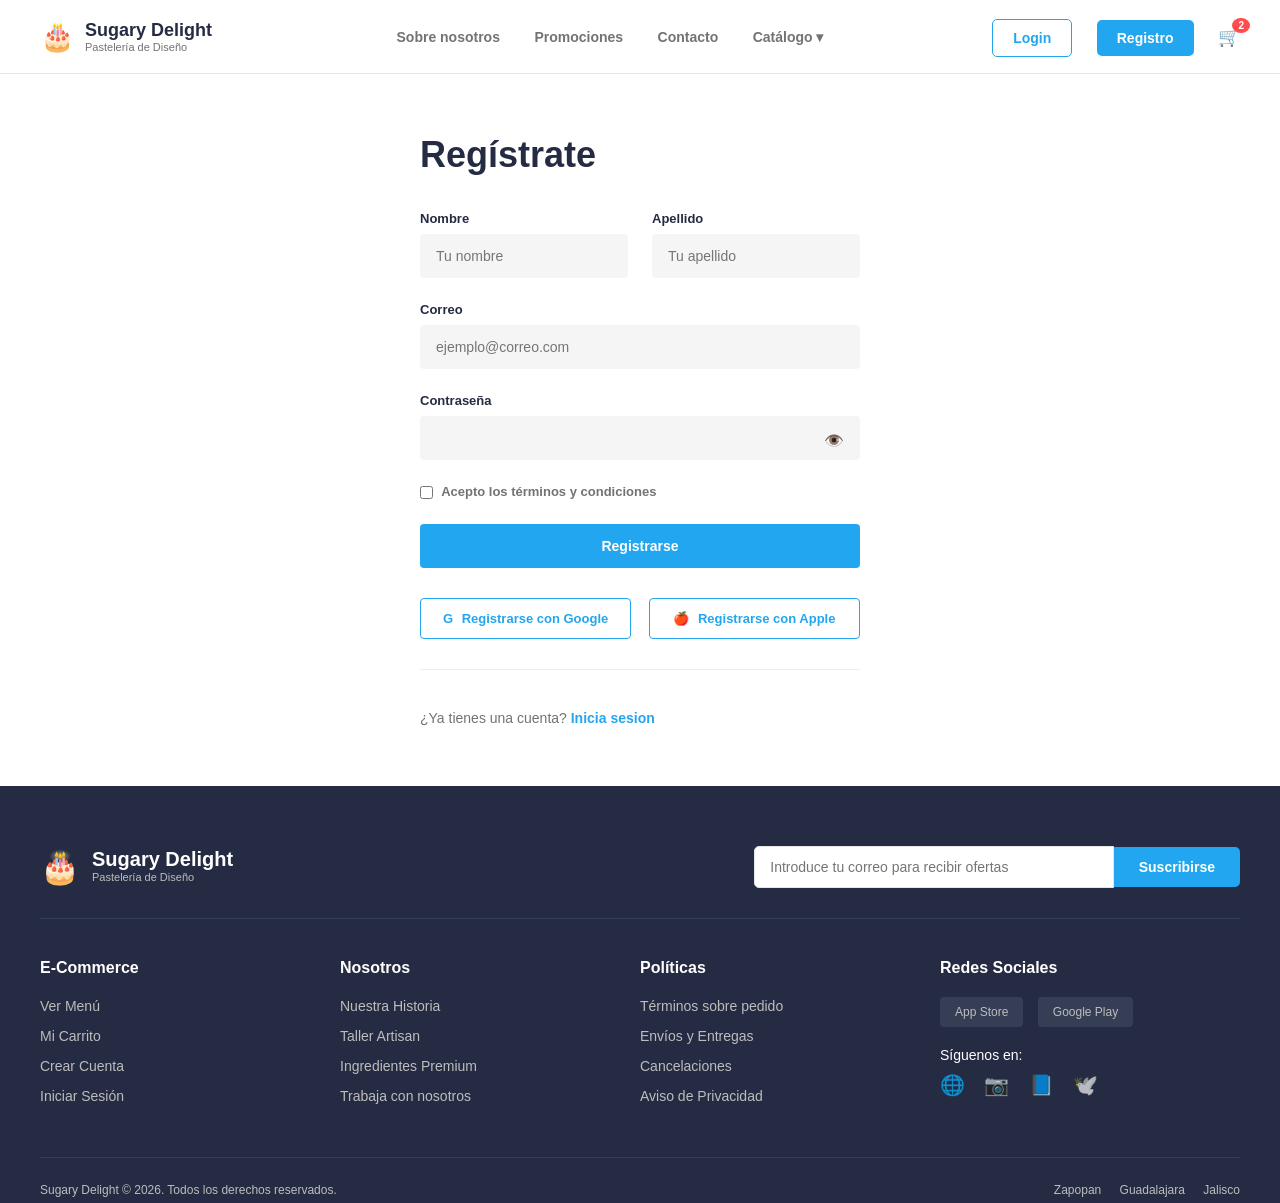
<file: registro.html>
<!DOCTYPE html>
<html lang="es">
<head>
    <meta charset="UTF-8">
    <meta name="viewport" content="width=device-width, initial-scale=1.0">
    <title>Crear Cuenta - Sugary Delight</title>
    <link rel="stylesheet" href="registro.css">
</head>
<body>

    <header class="navbar">
        <div class="logo">
            <a href="index.html" style="display: block; border: none;">
                <span class="logo-icon">🎂</span>
                <div class="logo-text">
                    <h1>Sugary Delight</h1>
                    <p>Pastelería de Diseño</p>
                </div>
            </a>
        </div>
        <nav class="nav-links">
            <a href="nosotros.html">Sobre nosotros</a>
            <a href="promociones.html">Promociones</a>
            <a href="contacto.html">Contacto</a>
            <div class="dropdown">
                <a href="catalogo.html" class="dropdown-trigger">Catálogo ▾</a>
            </div>
        </nav>
<div class="nav-actions">
    <a href="login.html" class="btn-login">Login</a>
    <a href="registro.html" class="btn-register">Registro</a>
    <a href="carrito.html" class="cart-icon" style="display: inline-block; text-decoration: none;">
        🛒<span class="cart-badge">2</span>
    </a>
</div>
    </header>

    <main class="register-container" style="display: block; padding: 60px 0;">
        
        <section class="register-form-column" style="width: 100%; display: block; padding: 0;">
            <div class="form-wrapper" style="margin: 0 auto; max-width: 440px;">
                <h2>Regístrate</h2>
                
                <form action="#" method="POST" class="form-inputs">
                    
                    <div class="input-row-half">
                        <div class="input-group half-width-left">
                            <label for="firstname">Nombre</label>
                            <input type="text" id="firstname" name="firstname" required placeholder="Tu nombre">
                        </div>
                        <div class="input-group half-width-right">
                            <label for="lastname">Apellido</label>
                            <input type="text" id="lastname" name="lastname" required placeholder="Tu apellido">
                        </div>
                    </div>
                    
                    <div class="input-group">
                        <label for="email">Correo</label>
                        <input type="email" id="email" name="email" required placeholder="ejemplo@correo.com">
                    </div>
                    
                    <div class="input-group position-relative">
                        <label for="password">Contraseña</label>
                        <input type="password" id="password" name="password" required>
                        <span class="password-toggle-icon">👁️</span>
                    </div>
                    
                    <div class="form-options">
                        <label class="checkbox-label">
                            <input type="checkbox" name="terms" required> Acepto los términos y condiciones
                        </label>
                    </div>
                    
                    <button type="submit" class="btn-submit-register">Registrarse</button>
                </form>

                <div class="social-register-row">
                    <button class="btn-social btn-google">
                        <span class="social-icon">G</span> Registrarse con Google
                    </button>
                    <button class="btn-social btn-apple">
                        <span class="social-icon">🍎</span> Registrarse con Apple
                    </button>
                </div>

                <div class="login-redirect">
                    <p>¿Ya tienes una cuenta? <a href="login.html">Inicia sesion</a></p>
                </div>
            </div>
        </section>

    </main>

    <footer class="main-footer">
        <div class="footer-top">
            <div class="footer-logo">
                <span class="logo-icon">🎂</span>
                <div class="logo-text">
                    <h4>Sugary Delight</h4>
                    <p>Pastelería de Diseño</p>
                </div>
            </div>
            <div class="footer-newsletter">
                <input type="email" placeholder="Introduce tu correo para recibir ofertas">
                <button class="btn-subscribe">Suscribirse</button>
            </div>
        </div>

        <div class="footer-middle">
            <div class="footer-column">
                <h5>E-Commerce</h5>
                <ul>
                    <li><a href="catalogo.html">Ver Menú</a></li>
                    <li><a href="#">Mi Carrito</a></li>
                    <li><a href="registro.html">Crear Cuenta</a></li>
                    <li><a href="login.html">Iniciar Sesión</a></li>
                </ul>
            </div>
            <div class="footer-column">
                <h5>Nosotros</h5>
                <ul>
                    <li><a href="index.html#sobre-nosotros">Nuestra Historia</a></li>
                    <li><a href="#">Taller Artisan</a></li>
                    <li><a href="#">Ingredientes Premium</a></li>
                    <li><a href="#">Trabaja con nosotros</a></li>
                </ul>
            </div>
            <div class="footer-column">
                <h5>Políticas</h5>
                <ul>
                    <li><a href="#">Términos sobre pedido</a></li>
                    <li><a href="#">Envíos y Entregas</a></li>
                    <li><a href="#">Cancelaciones</a></li>
                    <li><a href="#">Aviso de Privacidad</a></li>
                </ul>
            </div>
            <div class="footer-column">
                <h5>Redes Sociales</h5>
                <div class="app-downloads">
                    <div class="app-badge-placeholder">App Store</div>
                    <div class="app-badge-placeholder">Google Play</div>
                </div>
                <p class="join-us-text">Síguenos en:</p>
                <div class="social-links">
                    <a href="#">🌐</a>
                    <a href="#">📷</a>
                    <a href="#">📘</a>
                    <a href="#">🕊️</a>
                </div>
            </div>
        </div>

        <div class="footer-bottom">
            <p>Sugary Delight © 2026. Todos los derechos reservados.</p>
            <div class="footer-bottom-links">
                <a href="#">Zapopan</a>
                <a href="#">Guadalajara</a>
                <a href="#">Jalisco</a>
            </div>
        </div>
    </footer>

</body>
</html>
</file>
<file: style.css>
* {
    margin: 0;
    padding: 0;
    box-sizing: border-box;
    font-family: 'Segoe UI', Tahoma, Geneva, Verdana, sans-serif;
}

body {
    background-color: #ffffff;
    color: #252b42;
}

a {
    text-decoration: none;
    color: inherit;
}

.navbar {
    display: table;
    width: 100%;
    padding: 20px 40px;
    background-color: #ffffff;
    border-bottom: 1px solid #e6e6e6;
}

.logo {
    display: table-cell;
    vertical-align: middle;
    width: 25%;
}

.logo-icon {
    font-size: 28px;
    float: left;
    margin-right: 10px;
}

.logo-text h1 {
    font-size: 18px;
    font-weight: bold;
    color: #252b42;
}

.logo-text p {
    font-size: 11px;
    color: #737373;
}

.nav-links {
    display: table-cell;
    vertical-align: middle;
    text-align: center;
    width: 45%;
}

.nav-links a {
    margin: 0 15px;
    font-size: 14px;
    font-weight: 600;
    color: #737373;
}

.nav-links a:hover {
    color: #23a6f0;
}

.dropdown {
    display: inline-block;
}

.nav-actions {
    display: table-cell;
    vertical-align: middle;
    text-align: right;
    width: 30%;
}

.btn-login {
    font-size: 14px;
    font-weight: bold;
    color: #23a6f0;
    margin-right: 20px;
    padding: 10px 20px;
    border: 1px solid #23a6f0;
    border-radius: 5px;
}

.btn-register {
    font-size: 14px;
    font-weight: bold;
    color: #ffffff;
    background-color: #23a6f0;
    padding: 10px 20px;
    border-radius: 5px;
    margin-right: 20px;
}

.cart-icon {
    display: inline-block;
    font-size: 18px;
    position: relative;
    cursor: pointer;
}

.cart-badge {
    position: absolute;
    top: -8px;
    right: -10px;
    background-color: #ff4d4d;
    color: #ffffff;
    font-size: 10px;
    font-weight: bold;
    padding: 2px 6px;
    border-radius: 50%;
}

.hero {
    position: relative;
    width: 100%;
    min-height: 500px; 
    display: flex;
    align-items: center;
    padding: 60px 10%; 
    background-color: #ffffff;
    background-image: 
        linear-gradient(to right, rgba(255, 255, 255, 1) 35%, rgba(255, 255, 255, 0) 65%), 
        url('img/Hero.jpeg');
    
    background-position: right center;
    background-repeat: no-repeat;
    background-size: contain;
}

.hero-content {
    position: relative;
    z-index: 2;
    max-width: 550px;
}

.hero-content h2 {
    font-size: 42px;
    line-height: 1.2;
    color: #1e2229;
    margin-bottom: 20px;
    font-weight: 800;
}

.hero-content p {
    font-size: 16px;
    line-height: 1.6;
    color: #555555;
    margin-bottom: 30px;
}

.hero-buttons {
    display: flex;
    gap: 15px;
}

.hero-content p {
    font-size: 15px;
    color: #737373;
    margin-bottom: 30px;
    line-height: 1.6;
}

.hero-buttons .btn-primary {
    background-color: #23a6f0;
    color: #ffffff;
    padding: 12px 30px;
    font-weight: bold;
    border-radius: 5px;
    margin-right: 15px;
    display: inline-block;
}

.hero-buttons .btn-secondary {
    border: 1px solid #23a6f0;
    color: #23a6f0;
    padding: 12px 30px;
    font-weight: bold;
    border-radius: 5px;
    display: inline-block;
}

.hero-decorations {
    position: absolute;
    right: 5%;
    top: 20%;
    width: 35%;
    height: 60%;
}

.circle {
    background: rgba(35, 166, 240, 0.1);
    border-radius: 50%;
    position: absolute;
}

.circle-1 {
    width: 150px;
    height: 150px;
    right: 20px;
    top: 10px;
}

.circle-2 {
    width: 100px;
    height: 100px;
    right: 180px;
    top: 120px;
}

.products-section {
    padding: 60px 40px;
}

.products-header {
    width: 100%;
    margin-bottom: 40px;
    border-bottom: 1px solid #ededed;
    padding-bottom: 15px;
    display: flex;
    justify-content: space-between;
    align-items: center;
}

.products-header h3 {
    font-size: 24px;
    color: #252b42;
    margin: 0;
}

.products-tabs {
    margin-left: 50px;
    flex-grow: 1;
    display: flex;
    align-items: center;
}

.tab-btn {
    background: none;
    border: none;
    font-size: 14px;
    color: #737373;
    margin-right: 20px;
    cursor: pointer;
    font-weight: 600;
    padding-bottom: 5px;
}

.tab-btn.active {
    color: #23a6f0;
    border-bottom: 2px solid #23a6f0;
}

.carousel-arrows {
    float: right;
}

.arrow-btn {
    background: #ffffff;
    border: 1px solid #e6e6e6;
    width: 35px;
    height: 35px;
    border-radius: 50%;
    font-size: 18px;
    cursor: pointer;
    margin-left: 8px;
    color: #737373;
}

.products-container {
    width: 100%;
    clear: both;
    display: table;
}

.products-grid {
    display: table-cell;
    width: 65%;
    vertical-align: top;
}

.product-card {
    width: 31%;
    display: inline-block;
    margin-right: 2%;
    margin-bottom: 30px;
    text-align: left;
}

.product-img-wrapper {
    background-color: #f9f9f9;
    height: 160px;
    border-radius: 8px;
    position: relative;
    margin-bottom: 15px;
    overflow: hidden;
}

.product-img-placeholder {
    width: 100%;
    height: 100%;
    display: block;
    object-fit: cover;
    object-position: center;
    background-color: #f0f2f5;
}

.product-placeholder {
    font-size: 60px;
    position: absolute;
    top: 50%;
    left: 50%;
    transform: translate(-50%, -50%);
}

.product-card h4 {
    font-size: 15px;
    font-weight: bold;
    color: #252b42;
    margin-bottom: 5px;
}

.product-desc {
    font-size: 12px;
    color: #737373;
    margin-bottom: 8px;
}

.product-price {
    font-size: 14px;
    font-weight: bold;
    color: #23856d;
}

.old-price {
    color: #bdbdbd;
    text-decoration: line-through;
    margin-right: 5px;
}

.side-promo-banner {
    display: table-cell;
    width: 35%;
    background-color: #d1ecf1;
    border-radius: 8px;
    vertical-align: top;
    position: relative;
    height: 480px;
    overflow: hidden;
    padding: 40px;
}

.side-promo-content h5 {
    font-size: 14px;
    color: #23a6f0;
    letter-spacing: 1px;
    margin-bottom: 10px;
}

.side-promo-content p {
    font-size: 22px;
    font-weight: bold;
    color: #252b42;
}

.side-promo-img {
    position: absolute;
    bottom: -20px;
    right: -20px;
}

.side-promo-img-wrapper {
    position: absolute;
    bottom: 0;
    right: 0;
    width: 100%;
    height: 65%;
    overflow: hidden;
    border-radius: 0 0 8px 8px;
}

.large-donut {
    font-size: 200px;
    opacity: 0.8;
}

.about-section {
    background-color: #f6f6f6;
    padding: 80px 40px;
    display: table;
    width: 100%;
}

.about-content {
    display: table-cell;
    width: 50%;
    vertical-align: middle;
    padding-right: 50px;
}

.section-tag {
    font-size: 12px;
    font-weight: bold;
    color: #23a6f0;
    letter-spacing: 1px;
    display: block;
    margin-bottom: 15px;
}

.about-content h3 {
    font-size: 28px;
    font-weight: bold;
    color: #252b42;
    margin-bottom: 25px;
    line-height: 1.3;
}

.about-content p {
    font-size: 14px;
    color: #737373;
    line-height: 1.6;
    margin-bottom: 20px;
}

.about-buttons {
    margin-top: 30px;
}

.about-buttons .btn-primary {
    background-color: #23a6f0;
    color: #ffffff;
    padding: 12px 28px;
    font-weight: bold;
    border-radius: 5px;
    margin-right: 15px;
    display: inline-block;
}

.about-buttons .btn-secondary {
    border: 1px solid #23a6f0;
    color: #23a6f0;
    padding: 12px 28px;
    font-weight: bold;
    border-radius: 5px;
    display: inline-block;
}

.about-image-placeholder {
    display: table-cell;
    width: 50%;
    vertical-align: middle;
}

.placeholder-box {
    background-color: #e1e1e1;
    border: 2px dashed #b5b5b5;
    height: 350px;
    position: relative;
    border-radius: 4px;
}

.cross-line {
    position: absolute;
    top: 50%;
    left: 50%;
    transform: translate(-50%, -50%);
    font-size: 48px;
    color: #b5b5b5;
}

.faqs-section {
    padding: 80px 60px;
    text-align: center;
    background-color: #ffffff;
}

.faqs-section h3 {
    font-size: 32px;
    font-weight: bold;
    color: #252b42;
    margin-bottom: 10px;
}

.faqs-subtitle {
    font-size: 14px;
    color: #737373;
    margin-bottom: 60px;
}

.faqs-grid {
    text-align: left;
    width: 100%;
}

.faq-item {
    width: 46%;
    display: inline-block;
    margin-right: 4%;
    margin-bottom: 40px;
    vertical-align: top;
}

.faq-item h5 {
    font-size: 16px;
    font-weight: bold;
    color: #252b42;
    margin-bottom: 12px;
    position: relative;
    padding-left: 20px;
}

.faq-item h5::before {
    content: "›";
    position: absolute;
    left: 0;
    top: -2px;
    color: #23a6f0;
    font-size: 20px;
    font-weight: bold;
}

.faq-item p {
    font-size: 14px;
    color: #737373;
    line-height: 1.5;
    padding-left: 20px;
}

.faqs-footer-text {
    margin-top: 20px;
    font-size: 14px;
    color: #737373;
}

.faqs-footer-text a {
    color: #23a6f0;
    font-weight: bold;
}

.main-footer {
    background-color: #252b42;
    color: #ffffff;
    padding: 60px 40px 20px 40px;
}

.footer-top {
    border-bottom: 1px solid #363e56;
    padding-bottom: 30px;
    margin-bottom: 40px;
    width: 100%;
    display: table;
}

.footer-top .footer-logo {
    display: table-cell;
    width: 50%;
    vertical-align: middle;
}

.footer-top .logo-icon {
    font-size: 32px;
    margin-right: 12px;
}

.footer-top .logo-text h4 {
    font-size: 20px;
    font-weight: bold;
}

.footer-top .logo-text p {
    color: #bdbdbd;
}

.footer-newsletter {
    display: table-cell;
    width: 50%;
    text-align: right;
    vertical-align: middle;
}

.footer-newsletter input {
    padding: 12px 15px;
    width: 60%;
    border: 1px solid #e6e6e6;
    border-radius: 5px 0 0 5px;
    outline: none;
    font-size: 14px;
}

.btn-subscribe {
    background-color: #23a6f0;
    color: #ffffff;
    border: none;
    padding: 12px 25px;
    font-weight: bold;
    border-radius: 0 5px 5px 0;
    cursor: pointer;
    font-size: 14px;
    margin-left: -5px;
}

.footer-middle {
    width: 100%;
    display: table;
    margin-bottom: 5px;
}

.footer-column {
    display: table-cell;
    width: 25%;
    vertical-align: top;
}

.footer-column h5 {
    font-size: 16px;
    font-weight: bold;
    margin-bottom: 20px;
}

.footer-column ul {
    list-style: none;
}

.footer-column ul li {
    margin-bottom: 12px;
}

.footer-column ul li a {
    font-size: 14px;
    color: #bdbdbd;
}

.footer-column ul li a:hover {
    color: #23a6f0;
}

.app-downloads {
    margin-bottom: 20px;
}

.app-badge-placeholder {
    background-color: #363e56;
    padding: 8px 15px;
    display: inline-block;
    border-radius: 4px;
    font-size: 12px;
    margin-right: 10px;
    color: #bdbdbd;
}

.join-us-text {
    font-size: 14px;
    margin-bottom: 10px;
    color: #ffffff;
}

.social-links a {
    font-size: 20px;
    margin-right: 15px;
    opacity: 0.8;
}

.social-links a:hover {
    opacity: 1;
}

.footer-bottom {
    border-top: 1px solid #363e56;
    padding-top: 25px;
    margin-top: 40px;
    font-size: 12px;
    color: #bdbdbd;
    width: 100%;
}

.footer-bottom p {
    float: left;
}

.footer-bottom-links {
    float: right;
}

.footer-bottom-links a {
    margin-left: 15px;
}

.footer-bottom-links a:hover {
    color: #23a6f0;
}

.hero-buttons {
    display: flex;
    gap: 15px;
}

.hero-buttons .btn-primary {
    background-color: #23a6f0;
    color: #ffffff;
    padding: 12px 30px;
    font-weight: bold;
    border-radius: 5px;
    display: inline-block;
    border: 1px solid #23a6f0;
    text-align: center;
}

.hero-buttons .btn-primary:hover {
    background-color: #1a8cd8;
    border-color: #1a8cd8;
}

.hero-buttons .btn-secondary {
    background-color: transparent;
    border: 1px solid #23a6f0;
    color: #23a6f0;
    padding: 12px 30px;
    font-weight: bold;
    border-radius: 5px;
    display: inline-block;
    text-align: center;
}

.hero-buttons .btn-secondary:hover {
    background-color: rgba(35, 166, 240, 0.05);
}

.hero {
    position: relative;
    width: 100%;
    min-height: 500px; 
    display: flex;
    align-items: center;
    padding: 60px 10%; 
    background-color: #ffffff;
    background-image: 
        linear-gradient(to right, rgba(255, 255, 255, 1) 35%, rgba(255, 255, 255, 0) 65%), 
        url('img/Hero.jpeg');
    
    background-position: right center;
    background-repeat: no-repeat;
    background-size: contain;
}
</file>
<file: carrito.css>
* {
    margin: 0;
    padding: 0;
    box-sizing: border-box;
    font-family: 'Segoe UI', Tahoma, Geneva, Verdana, sans-serif;
}

body {
    background-color: #ffffff;
    color: #252b42;
}

a {
    text-decoration: none;
    color: inherit;
}

/* NAVEGACIÓN (NAVBAR) */
.navbar {
    display: table;
    width: 100%;
    padding: 20px 40px;
    background-color: #ffffff;
    border-bottom: 1px solid #e6e6e6;
}

.logo {
    display: table-cell;
    vertical-align: middle;
    width: 25%;
}

.logo-icon {
    font-size: 28px;
    float: left;
    margin-right: 10px;
}

.logo-text h1 {
    font-size: 18px;
    font-weight: bold;
    color: #252b42;
}

.logo-text p {
    font-size: 11px;
    color: #737373;
}

.nav-links {
    display: table-cell;
    vertical-align: middle;
    text-align: center;
    width: 45%;
}

.nav-links a {
    margin: 0 15px;
    font-size: 14px;
    font-weight: 600;
    color: #737373;
}

.nav-links a:hover {
    color: #23a6f0;
}

.nav-actions {
    display: table-cell;
    vertical-align: middle;
    text-align: right;
    width: 30%;
}

.btn-login {
    font-size: 14px;
    font-weight: bold;
    color: #23a6f0;
    margin-right: 20px;
    padding: 10px 20px;
    border: 1px solid #23a6f0;
    border-radius: 5px;
}

.btn-register {
    font-size: 14px;
    font-weight: bold;
    color: #ffffff;
    background-color: #23a6f0;
    padding: 10px 20px;
    border-radius: 5px;
    margin-right: 20px;
}

.cart-icon {
    display: inline-block;
    font-size: 18px;
    position: relative;
    cursor: pointer;
}

.cart-badge {
    position: absolute;
    top: -8px;
    right: -10px;
    background-color: #ff4d4d;
    color: #ffffff;
    font-size: 10px;
    font-weight: bold;
    padding: 2px 6px;
    border-radius: 50%;
}

/* CONTENEDOR PRINCIPAL DEL CARRITO */
.cart-main-container {
    padding: 60px 10%;
    min-height: calc(100vh - 300px);
}

.cart-main-container h2 {
    font-size: 32px;
    font-weight: 800;
    color: #252b42;
    margin-bottom: 40px;
}

/* LAYOUT EN 2 COLUMNAS (FLEXBOX) */
.cart-split-layout {
    display: flex;
    gap: 40px;
    align-items: flex-start;
}

.cart-items-column {
    flex: 2;
}

.cart-summary-column {
    flex: 1;
    position: sticky;
    top: 20px;
}

/* FILAS DE PRODUCTOS DEL CARRITO */
.cart-item-row {
    display: flex;
    align-items: center;
    background-color: #ffffff;
    border: 1px solid #e6e6e6;
    border-radius: 8px;
    padding: 16px;
    margin-bottom: 20px;
    box-shadow: 0 4px 12px rgba(0, 0, 0, 0.03);
}

.product-img-wrapper {
    background-color: #f9f9f9;
    border-radius: 6px;
    overflow: hidden;
    flex-shrink: 0;
}

.responsiva-cover {
    width: 100%;
    height: 100%;
    display: block;
    object-fit: cover;
    object-position: center;
}

.cart-item-info {
    margin-left: 20px;
    flex-grow: 1;
}

.cart-item-info h4 {
    font-size: 16px;
    font-weight: 700;
    color: #252b42;
    margin-bottom: 4px;
}

.cart-item-tag {
    font-size: 12px;
    font-weight: bold;
    color: #23a6f0;
}

.cart-item-qty {
    display: flex;
    align-items: center;
    gap: 8px;
    margin-right: 30px;
}

.cart-item-qty label {
    font-size: 13px;
    color: #737373;
    font-weight: 600;
}

.cart-item-qty input {
    width: 50px;
    padding: 6px;
    border: 1px solid #e6e6e6;
    border-radius: 4px;
    text-align: center;
    font-size: 14px;
    outline: none;
}

.cart-item-price {
    font-size: 16px;
    font-weight: 700;
    color: #252b42;
    margin-right: 20px;
    min-width: 80px;
    text-align: right;
}

.btn-remove-item {
    background: none;
    border: none;
    color: #b5b5b5;
    font-size: 16px;
    cursor: pointer;
    padding: 5px;
    transition: color 0.2s ease;
}

.btn-remove-item:hover {
    color: #ff4d4d;
}

/* TARJETA DE RESUMEN DE COMPRA */
.summary-card {
    background-color: #ffffff;
    border: 1px solid #e6e6e6;
    border-radius: 8px;
    padding: 24px;
    box-shadow: 0 4px 12px rgba(0, 0, 0, 0.05);
}

.summary-card h3 {
    font-size: 18px;
    font-weight: 700;
    color: #252b42;
    margin-bottom: 24px;
}

.summary-row {
    display: flex;
    justify-content: space-between;
    font-size: 14px;
    color: #737373;
    margin-bottom: 16px;
    font-weight: 600;
}

.free-shipping {
    color: #2dc071;
}

.summary-divider {
    border: none;
    border-top: 1px solid #e6e6e6;
    margin: 16px 0;
}

.total-row {
    font-size: 18px;
    color: #252b42;
    font-weight: 800;
    margin-bottom: 24px;
}

.btn-checkout {
    width: 100%;
    padding: 14px;
    background-color: #23a6f0;
    color: #ffffff;
    border: none;
    border-radius: 4px;
    font-size: 15px;
    font-weight: bold;
    cursor: pointer;
    text-align: center;
    margin-bottom: 12px;
    transition: background-color 0.2s ease;
}

.btn-checkout:hover {
    background-color: #1a8cd8;
}

.btn-continue-shopping {
    display: block;
    text-align: center;
    font-size: 13px;
    color: #23a6f0;
    font-weight: bold;
}

.btn-continue-shopping:hover {
    text-decoration: underline;
}

/* PIE DE PÁGINA (FOOTER) */
.main-footer {
    background-color: #252b42;
    color: #ffffff;
    padding: 60px 40px 20px 40px;
}

.footer-top {
    border-bottom: 1px solid #363e56;
    padding-bottom: 30px;
    margin-bottom: 40px;
    width: 100%;
    display: table;
}

.footer-top .footer-logo {
    display: table-cell;
    width: 50%;
    vertical-align: middle;
}

.footer-top .logo-icon {
    font-size: 32px;
    margin-right: 12px;
}

.footer-top .logo-text h4 {
    font-size: 20px;
    font-weight: bold;
}

.footer-top .logo-text p {
    color: #bdbdbd;
}

.footer-newsletter {
    display: table-cell;
    width: 50%;
    text-align: right;
    vertical-align: middle;
}

.footer-newsletter input {
    padding: 12px 15px;
    width: 60%;
    border: 1px solid #e6e6e6;
    border-radius: 5px 0 0 5px;
    outline: none;
    font-size: 14px;
}

.btn-subscribe {
    background-color: #23a6f0;
    color: #ffffff;
    border: none;
    padding: 12px 25px;
    font-weight: bold;
    border-radius: 0 5px 5px 0;
    cursor: pointer;
    font-size: 14px;
    margin-left: -5px;
}

.footer-middle {
    width: 100%;
    display: table;
    margin-bottom: 5px;
}

.footer-column {
    display: table-cell;
    width: 25%;
    vertical-align: top;
}

.footer-column h5 {
    font-size: 16px;
    font-weight: bold;
    margin-bottom: 20px;
}

.footer-column ul {
    list-style: none;
}

.footer-column ul li {
    margin-bottom: 12px;
}

.footer-column ul li a {
    font-size: 14px;
    color: #bdbdbd;
}

.footer-column ul li a:hover {
    color: #23a6f0;
}

.app-downloads {
    margin-bottom: 20px;
}

.app-badge-placeholder {
    background-color: #363e56;
    padding: 8px 15px;
    display: inline-block;
    border-radius: 4px;
    font-size: 12px;
    margin-right: 10px;
    color: #bdbdbd;
}

.join-us-text {
    font-size: 14px;
    margin-bottom: 10px;
    color: #ffffff;
}

.social-links a {
    font-size: 20px;
    margin-right: 15px;
    opacity: 0.8;
}

.social-links a:hover {
    opacity: 1;
}

.footer-bottom {
    border-top: 1px solid #363e56;
    padding-top: 25px;
    margin-top: 40px;
    font-size: 12px;
    color: #bdbdbd;
    width: 100%;
}

.footer-bottom p {
    float: left;
}

.footer-bottom-links {
    float: right;
}

.footer-bottom-links a {
    margin-left: 15px;
}

.footer-bottom-links a:hover {
    color: #23a6f0;
}
</file>
<file: contacto.css>
* {
    margin: 0;
    padding: 0;
    box-sizing: border-box;
    font-family: 'Segoe UI', Tahoma, Geneva, Verdana, sans-serif;
}

body {
    background-color: #ffffff;
    color: #252b42;
}

a {
    text-decoration: none;
    color: inherit;
}

/* NAVEGACIÓN (NAVBAR) */
.navbar {
    display: table;
    width: 100%;
    padding: 20px 40px;
    background-color: #ffffff;
    border-bottom: 1px solid #e6e6e6;
}

.logo {
    display: table-cell;
    vertical-align: middle;
    width: 25%;
}

.logo-icon {
    font-size: 28px;
    float: left;
    margin-right: 10px;
}

.logo-text h1 {
    font-size: 18px;
    font-weight: bold;
    color: #252b42;
}

.logo-text p {
    font-size: 11px;
    color: #737373;
}

.nav-links {
    display: table-cell;
    vertical-align: middle;
    text-align: center;
    width: 45%;
}

.nav-links a {
    margin: 0 15px;
    font-size: 14px;
    font-weight: 600;
    color: #737373;
}

.nav-links a:hover, .nav-links a.active-link {
    color: #23a6f0;
}

.dropdown {
    display: inline-block;
}

.nav-actions {
    display: table-cell;
    vertical-align: middle;
    text-align: right;
    width: 30%;
}

.btn-login {
    font-size: 14px;
    font-weight: bold;
    color: #23a6f0;
    margin-right: 20px;
    padding: 10px 20px;
    border: 1px solid #23a6f0;
    border-radius: 5px;
}

.btn-register {
    font-size: 14px;
    font-weight: bold;
    color: #ffffff;
    background-color: #23a6f0;
    padding: 10px 20px;
    border-radius: 5px;
    margin-right: 20px;
}

.cart-icon {
    display: inline-block;
    font-size: 18px;
    position: relative;
    cursor: pointer;
}

.cart-badge {
    position: absolute;
    top: -8px;
    right: -10px;
    background-color: #ff4d4d;
    color: #ffffff;
    font-size: 10px;
    font-weight: bold;
    padding: 2px 6px;
    border-radius: 50%;
}

/* ESTRUCTURA SPLIT-SCREEN (2 COLUMNAS) */
.contact-container {
    display: table;
    width: 100%;
    min-height: calc(100vh - 200px);
    table-layout: fixed;
    background-color: #ffffff;
}

/* Columna de la Imagen/Mapa (Izquierda) */
.contact-image-column {
    display: table-cell;
    width: 50%;
    background-color: #ffffff;
    vertical-align: middle;
    padding: 40px 40px 40px 60px;
}

.product-img-wrapper {
    width: 100%;
    background-color: #f9f9f9;
    border-radius: 8px;
    overflow: hidden;
    position: relative;
    box-shadow: 0 4px 12px rgba(0, 0, 0, 0.05);
}

.responsiva-cover {
    width: 100%;
    height: 100%;
    display: block;
    object-fit: cover;
    object-position: center;
}

.contact-image-column .placeholder-box-large {
    display: none !important;
}

/* Columna del formulario (Derecha) */
.contact-form-column {
    display: table-cell;
    width: 50%;
    vertical-align: middle;
    padding: 60px 80px 60px 40px;
}

.form-wrapper {
    max-width: 500px;
    margin: 0 auto;
}

.form-wrapper h2 {
    font-size: 38px;
    font-weight: bold;
    color: #252b42;
    margin-bottom: 8px;
}

.form-subtitle {
    font-size: 15px;
    color: #737373;
    margin-bottom: 35px;
}

.form-inputs {
    width: 100%;
}

.input-row-half {
    display: table;
    width: 100%;
    table-layout: fixed;
    margin-bottom: 24px;
}

.half-width-left {
    display: table-cell;
    padding-right: 12px;
}

.half-width-right {
    display: table-cell;
    padding-left: 12px;
}

.input-group {
    margin-bottom: 24px;
}

.input-row-half .input-group {
    margin-bottom: 0;
}

.input-group label {
    display: block;
    font-size: 13px;
    font-weight: 600;
    color: #252b42;
    margin-bottom: 8px;
}

.input-group input {
    width: 100%;
    padding: 14px 16px;
    background-color: #f5f5f5;
    border: none;
    border-radius: 4px;
    font-size: 14px;
    outline: none;
    color: #252b42;
}

.input-group input:focus {
    background-color: #ededed;
}

.form-options {
    margin-bottom: 30px;
    font-size: 13px;
    font-weight: 600;
}

.checkbox-label {
    color: #737373;
    cursor: pointer;
    display: inline-block;
    line-height: 1.4;
}

.checkbox-label input {
    margin-right: 8px;
    vertical-align: middle;
}

.submit-container {
    width: 100%;
    text-align: right;
}

.btn-submit-contact {
    display: inline-block;
    padding: 14px 45px;
    background-color: #23a6f0;
    color: #ffffff;
    border: none;
    border-radius: 4px;
    font-size: 14px;
    font-weight: bold;
    cursor: pointer;
}

.btn-submit-contact:hover {
    background-color: #1a8cd8;
}

/* PIE DE PÁGINA (FOOTER) */
.main-footer {
    background-color: #252b42;
    color: #ffffff;
    padding: 60px 40px 20px 40px;
}

.footer-top {
    border-bottom: 1px solid #363e56;
    padding-bottom: 30px;
    margin-bottom: 40px;
    width: 100%;
    display: table;
}

.footer-top .footer-logo {
    display: table-cell;
    width: 50%;
    vertical-align: middle;
}

.footer-top .logo-icon {
    font-size: 32px;
    margin-right: 12px;
}

.footer-top .logo-text h4 {
    font-size: 20px;
    font-weight: bold;
}

.footer-top .logo-text p {
    color: #bdbdbd;
}

.footer-newsletter {
    display: table-cell;
    width: 50%;
    text-align: right;
    vertical-align: middle;
}

.footer-newsletter input {
    padding: 12px 15px;
    width: 60%;
    border: 1px solid #e6e6e6;
    border-radius: 5px 0 0 5px;
    outline: none;
    font-size: 14px;
}

.btn-subscribe {
    background-color: #23a6f0;
    color: #ffffff;
    border: none;
    padding: 12px 25px;
    font-weight: bold;
    border-radius: 0 5px 5px 0;
    cursor: pointer;
    font-size: 14px;
    margin-left: -5px;
}

.footer-middle {
    width: 100%;
    display: table;
    margin-bottom: 5px;
}

.footer-column {
    display: table-cell;
    width: 25%;
    vertical-align: top;
}

.footer-column h5 {
    font-size: 16px;
    font-weight: bold;
    margin-bottom: 20px;
}

.footer-column ul {
    list-style: none;
}

.footer-column ul li {
    margin-bottom: 12px;
}

.footer-column ul li a {
    font-size: 14px;
    color: #bdbdbd;
}

.footer-column ul li a:hover {
    color: #23a6f0;
}

.app-downloads {
    margin-bottom: 20px;
}

.app-badge-placeholder {
    background-color: #363e56;
    padding: 8px 15px;
    display: inline-block;
    border-radius: 4px;
    font-size: 12px;
    margin-right: 10px;
    color: #bdbdbd;
}

.join-us-text {
    font-size: 14px;
    margin-bottom: 10px;
    color: #ffffff;
}

.social-links a {
    font-size: 20px;
    margin-right: 15px;
    opacity: 0.8;
}

.social-links a:hover {
    opacity: 1;
}

.footer-bottom {
    border-top: 1px solid #363e56;
    padding-top: 25px;
    margin-top: 40px;
    font-size: 12px;
    color: #bdbdbd;
    width: 100%;
}

.footer-bottom p {
    float: left;
}

.footer-bottom-links {
    float: right;
}

.footer-bottom-links a {
    margin-left: 15px;
}

.footer-bottom-links a:hover {
    color: #23a6f0;
}
</file>
<file: login.css>
/* RESET GENERAL DE ESTILOS */
* {
    margin: 0;
    padding: 0;
    box-sizing: border-box;
    font-family: 'Segoe UI', Tahoma, Geneva, Verdana, sans-serif;
}

body {
    background-color: #ffffff;
    color: #252b42;
}

a {
    text-decoration: none;
    color: inherit;
}

/* NAVEGACIÓN (NAVBAR) */
.navbar {
    display: table;
    width: 100%;
    padding: 20px 40px;
    background-color: #ffffff;
    border-bottom: 1px solid #e6e6e6;
}

.logo {
    display: table-cell;
    vertical-align: middle;
    width: 25%;
}

.logo-icon {
    font-size: 28px;
    float: left;
    margin-right: 10px;
}

.logo-text h1 {
    font-size: 18px;
    font-weight: bold;
    color: #252b42;
}

.logo-text p {
    font-size: 11px;
    color: #737373;
}

.nav-links {
    display: table-cell;
    vertical-align: middle;
    text-align: center;
    width: 45%;
}

.nav-links a {
    margin: 0 15px;
    font-size: 14px;
    font-weight: 600;
    color: #737373;
}

.nav-links a:hover {
    color: #23a6f0;
}

.dropdown {
    display: inline-block;
}

.nav-actions {
    display: table-cell;
    vertical-align: middle;
    text-align: right;
    width: 30%;
}

.btn-login {
    font-size: 14px;
    font-weight: bold;
    color: #23a6f0;
    margin-right: 20px;
    padding: 10px 20px;
    border: 1px solid #23a6f0;
    border-radius: 5px;
}

.btn-login.active-btn {
    background-color: transparent;
    color: #23a6f0;
    border: 1px solid #23a6f0;
}

.btn-register {
    font-size: 14px;
    font-weight: bold;
    color: #ffffff;
    background-color: #23a6f0;
    padding: 10px 20px;
    border-radius: 5px;
    margin-right: 20px;
}

.cart-icon {
    display: inline-block;
    font-size: 18px;
    position: relative;
    cursor: pointer;
}

.cart-badge {
    position: absolute;
    top: -8px;
    right: -10px;
    background-color: #ff4d4d;
    color: #ffffff;
    font-size: 10px;
    font-weight: bold;
    padding: 2px 6px;
    border-radius: 50%;
}

/* SECCIÓN PRINCIPAL: ESTRUCTURA DIVIDIDA (2 COLUMNAS) */
.login-container {
    display: table;
    width: 100%;
    min-height: calc(100vh - 200px); /* Ajusta dinámicamente según navbar/footer */
    table-layout: fixed;
    background-color: #ffffff;
}

/* Columna del formulario (Izquierda) */
.login-form-column {
    display: table-cell;
    width: 50%;
    vertical-align: middle;
    padding: 60px 80px;
}

.form-wrapper {
    max-width: 440px;
    margin: 0 auto;
}

.form-wrapper h2 {
    font-size: 36px;
    font-weight: bold;
    color: #252b42;
    margin-bottom: 35px;
}

/* Inputs y estructura interna del formulario */
.form-inputs {
    width: 100%;
}

.input-group {
    margin-bottom: 24px;
}

.position-relative {
    position: relative;
}

.input-group label {
    display: block;
    font-size: 13px;
    font-weight: 600;
    color: #252b42;
    margin-bottom: 8px;
}

.input-group input {
    width: 100%;
    padding: 14px 16px;
    background-color: #f5f5f5;
    border: none;
    border-radius: 4px;
    font-size: 14px;
    outline: none;
    color: #252b42;
}

.input-group input:focus {
    background-color: #ededed;
}

/* Icono para simular mostrar contraseña */
.password-toggle-icon {
    position: absolute;
    right: 16px;
    top: 38px;
    cursor: pointer;
    font-size: 16px;
    color: #737373;
}

.input-hint {
    font-size: 11px;
    color: #737373;
    margin-top: 6px;
}

/* Fila de opciones de Checkbox y Link */
.form-options {
    display: table;
    width: 100%;
    margin-bottom: 25px;
    font-size: 13px;
    font-weight: 600;
}

.checkbox-label {
    display: table-cell;
    text-align: left;
    vertical-align: middle;
    color: #737373;
    cursor: pointer;
}

.checkbox-label input {
    margin-right: 5px;
}

.forgot-link {
    display: table-cell;
    text-align: right;
    vertical-align: middle;
    color: #23a6f0;
}

/* Botón principal azul de iniciar sesión */
.btn-submit-login {
    width: 100%;
    padding: 14px;
    background-color: #23a6f0;
    color: #ffffff;
    border: none;
    border-radius: 4px;
    font-size: 14px;
    font-weight: bold;
    cursor: pointer;
    margin-bottom: 30px;
}

.btn-submit-login:hover {
    background-color: #1a8cd8;
}

/* Fila de botones sociales (Google y Apple) */
.social-login-row {
    width: 100%;
    display: table;
    table-layout: fixed;
    margin-bottom: 40px;
    border-bottom: 1px solid #ededed;
    padding-bottom: 30px;
}

.btn-social {
    display: inline-block;
    width: 48%;
    padding: 12px 10px;
    background-color: #ffffff;
    border: 1px solid #23a6f0;
    border-radius: 4px;
    font-size: 13px;
    font-weight: bold;
    color: #23a6f0;
    cursor: pointer;
    text-align: center;
}

.btn-google {
    float: left;
}

.btn-apple {
    float: right;
}

.social-icon {
    font-weight: bold;
    margin-right: 5px;
}

/* Redirección inferior */
.register-redirect {
    text-align: left;
    font-size: 14px;
    color: #737373;
}

.register-redirect a {
    color: #23a6f0;
    font-weight: bold;
}

/* Columna de la Imagen (Derecha) */
.login-image-column {
    display: table-cell;
    width: 50%;
    background-color: #e1e4e9; /* Tono gris base de Figma */
    vertical-align: middle;
    padding: 40px;
}

.placeholder-box-large {
    background-color: #f0f2f5;
    border: 2px dashed #b5b5b5;
    width: 80%;
    height: 520px;
    margin: 0 auto;
    position: relative;
    border-radius: 4px;
}

.cross-line-large {
    position: absolute;
    top: 50%;
    left: 50%;
    transform: translate(-50%, -50%);
    font-size: 72px;
    color: #b5b5b5;
}

/* PIE DE PÁGINA (FOOTER) */
.main-footer {
    background-color: #252b42;
    color: #ffffff;
    padding: 60px 40px 20px 40px;
}

.footer-top {
    border-bottom: 1px solid #363e56;
    padding-bottom: 30px;
    margin-bottom: 40px;
    width: 100%;
    display: table;
}

.footer-top .footer-logo {
    display: table-cell;
    width: 50%;
    vertical-align: middle;
}

.footer-top .logo-icon {
    font-size: 32px;
    margin-right: 12px;
}

.footer-top .logo-text h4 {
    font-size: 20px;
    font-weight: bold;
}

.footer-top .logo-text p {
    color: #bdbdbd;
}

.footer-newsletter {
    display: table-cell;
    width: 50%;
    text-align: right;
    vertical-align: middle;
}

.footer-newsletter input {
    padding: 12px 15px;
    width: 60%;
    border: 1px solid #e6e6e6;
    border-radius: 5px 0 0 5px;
    outline: none;
    font-size: 14px;
}

.btn-subscribe {
    background-color: #23a6f0;
    color: #ffffff;
    border: none;
    padding: 12px 25px;
    font-weight: bold;
    border-radius: 0 5px 5px 0;
    cursor: pointer;
    font-size: 14px;
    margin-left: -5px;
}

.footer-middle {
    width: 100%;
    display: table;
    margin-bottom: 5px;
}

.footer-column {
    display: table-cell;
    width: 25%;
    vertical-align: top;
}

.footer-column h5 {
    font-size: 16px;
    font-weight: bold;
    margin-bottom: 20px;
}

.footer-column ul {
    list-style: none;
}

.footer-column ul li {
    margin-bottom: 12px;
}

.footer-column ul li a {
    font-size: 14px;
    color: #bdbdbd;
}

.footer-column ul li a:hover {
    color: #23a6f0;
}

.app-downloads {
    margin-bottom: 20px;
}

.app-badge-placeholder {
    background-color: #363e56;
    padding: 8px 15px;
    display: inline-block;
    border-radius: 4px;
    font-size: 12px;
    margin-right: 10px;
    color: #bdbdbd;
}

.join-us-text {
    font-size: 14px;
    margin-bottom: 10px;
    color: #ffffff;
}

.social-links a {
    font-size: 20px;
    margin-right: 15px;
    opacity: 0.8;
}

.social-links a:hover {
    opacity: 1;
}

.footer-bottom {
    border-top: 1px solid #363e56;
    padding-top: 25px;
    margin-top: 40px;
    font-size: 12px;
    color: #bdbdbd;
    width: 100%;
}

.footer-bottom p {
    float: left;
}

.footer-bottom-links {
    float: right;
}

.footer-bottom-links a {
    margin-left: 15px;
}

.footer-bottom-links a:hover {
    color: #23a6f0;
}
</file>
<file: nosotros.css>
/* RESET GENERAL DE ESTILOS */
* {
    margin: 0;
    padding: 0;
    box-sizing: border-box;
    font-family: 'Segoe UI', Tahoma, Geneva, Verdana, sans-serif;
}

body {
    background-color: #ffffff;
    color: #252b42;
}

a {
    text-decoration: none;
    color: inherit;
}

/* NAVEGACIÓN (NAVBAR) */
.navbar {
    display: table;
    width: 100%;
    padding: 20px 40px;
    background-color: #ffffff;
    border-bottom: 1px solid #e6e6e6;
}

.logo {
    display: table-cell;
    vertical-align: middle;
    width: 25%;
}

.logo-icon {
    font-size: 28px;
    float: left;
    margin-right: 10px;
}

.logo-text h1 {
    font-size: 18px;
    font-weight: bold;
    color: #252b42;
}

.logo-text p {
    font-size: 11px;
    color: #737373;
}

.nav-links {
    display: table-cell;
    vertical-align: middle;
    text-align: center;
    width: 45%;
}

.nav-links a {
    margin: 0 15px;
    font-size: 14px;
    font-weight: 600;
    color: #737373;
}

.nav-links a:hover, .nav-links a.active-link {
    color: #23a6f0;
}

.dropdown {
    display: inline-block;
}

.nav-actions {
    display: table-cell;
    vertical-align: middle;
    text-align: right;
    width: 30%;
}

.btn-login {
    font-size: 14px;
    font-weight: bold;
    color: #23a6f0;
    margin-right: 20px;
    padding: 10px 20px;
    border: 1px solid #23a6f0;
    border-radius: 5px;
}

.btn-register {
    font-size: 14px;
    font-weight: bold;
    color: #ffffff;
    background-color: #23a6f0;
    padding: 10px 20px;
    border-radius: 5px;
    margin-right: 20px;
}

.cart-icon {
    display: inline-block;
    font-size: 18px;
    position: relative;
    cursor: pointer;
}

.cart-badge {
    position: absolute;
    top: -8px;
    right: -10px;
    background-color: #ff4d4d;
    color: #ffffff;
    font-size: 10px;
    font-weight: bold;
    padding: 2px 6px;
    border-radius: 50%;
}


/* CONTENEDOR PRINCIPAL CONTENIDO */
.about-main-container {
    padding: 60px 40px;
    background-color: #ffffff;
}

/* Filas Divididas (Texto e Imagen) */
.about-split-row {
    display: table;
    width: 100%;
    table-layout: fixed;
    margin-bottom: 80px;
}

.about-text-col {
    display: table-cell;
    width: 50%;
    vertical-align: middle;
    padding-right: 40px;
}

/* Inversión para alternar imagen y texto en la segunda sección */
.invert-row .about-text-col {
    padding-right: 0;
    padding-left: 40px;
}

.about-img-col {
    display: table-cell;
    width: 50%;
    vertical-align: middle;
}

.section-tag {
    font-size: 12px;
    font-weight: bold;
    color: #23a6f0;
    letter-spacing: 1px;
    display: block;
    margin-bottom: 12px;
}

.about-text-col h3 {
    font-size: 28px;
    font-weight: bold;
    color: #252b42;
    margin-bottom: 20px;
    line-height: 1.3;
}

.about-text-col p {
    font-size: 14px;
    color: #737373;
    line-height: 1.6;
    margin-bottom: 16px;
}

/* Caja de Imagen Estilo Figma */
.wireframe-img-box {
    background-color: #f9f9f9;
    height: 320px;
    position: relative;
    border-radius: 8px;
    width: 100%;
    overflow: hidden;
}

.cross-line {
    position: absolute;
    top: 50%; left: 50%;
    transform: translate(-50%, -50%);
    font-size: 40px;
    color: #b5b5b5;
}

/* SECCIÓN DE PILARES / VALORES */
.pillars-section {
    padding-top: 40px;
    text-align: center;
    border-top: 1px solid #ededed;
}

.pillars-section h3 {
    font-size: 26px;
    font-weight: bold;
    color: #252b42;
    margin-bottom: 40px;
}

.pillars-grid {
    display: table;
    width: 100%;
    table-layout: fixed;
}

.pillar-card {
    display: table-cell;
    width: 33.33%;
    padding: 20px;
    text-align: center;
}

.pillar-icon {
    font-size: 40px;
    margin-bottom: 15px;
}

.pillar-card h4 {
    font-size: 18px;
    font-weight: bold;
    color: #252b42;
    margin-bottom: 10px;
}

.pillar-card p {
    font-size: 13px;
    color: #737373;
    line-height: 1.5;
}

/* PIE DE PÁGINA (FOOTER) */
.main-footer {
    background-color: #252b42;
    color: #ffffff;
    padding: 60px 40px 20px 40px;
}

.footer-top {
    border-bottom: 1px solid #363e56;
    padding-bottom: 30px;
    margin-bottom: 40px;
    width: 100%;
    display: table;
}

.footer-top .footer-logo {
    display: table-cell;
    width: 50%;
    vertical-align: middle;
}

.footer-top .logo-icon {
    font-size: 32px;
    margin-right: 12px;
}

.footer-top .logo-text h4 {
    font-size: 20px;
    font-weight: bold;
}

.footer-top .logo-text p {
    color: #bdbdbd;
}

.footer-newsletter {
    display: table-cell;
    width: 50%;
    text-align: right;
    vertical-align: middle;
}

.footer-newsletter input {
    padding: 12px 15px;
    width: 60%;
    border: 1px solid #e6e6e6;
    border-radius: 5px 0 0 5px;
    outline: none;
    font-size: 14px;
}

.btn-subscribe {
    background-color: #23a6f0;
    color: #ffffff;
    border: none;
    padding: 12px 25px;
    font-weight: bold;
    border-radius: 0 5px 5px 0;
    cursor: pointer;
    font-size: 14px;
    margin-left: -5px;
}

.footer-middle {
    width: 100%;
    display: table;
    margin-bottom: 5px;
}

.footer-column {
    display: table-cell;
    width: 25%;
    vertical-align: top;
}

.footer-column h5 {
    font-size: 16px;
    font-weight: bold;
    margin-bottom: 20px;
}

.footer-column ul {
    list-style: none;
}

.footer-column ul li {
    margin-bottom: 12px;
}

.footer-column ul li a {
    font-size: 14px;
    color: #bdbdbd;
}

.footer-column ul li a:hover {
    color: #23a6f0;
}

.app-downloads {
    margin-bottom: 20px;
}

.app-badge-placeholder {
    background-color: #363e56;
    padding: 8px 15px;
    display: inline-block;
    border-radius: 4px;
    font-size: 12px;
    margin-right: 10px;
    color: #bdbdbd;
}

.join-us-text {
    font-size: 14px;
    margin-bottom: 10px;
    color: #ffffff;
}

.social-links a {
    font-size: 20px;
    margin-right: 15px;
    opacity: 0.8;
}

.social-links a:hover {
    opacity: 1;
}

.footer-bottom {
    border-top: 1px solid #363e56;
    padding-top: 25px;
    margin-top: 40px;
    font-size: 12px;
    color: #bdbdbd;
    width: 100%;
}

.footer-bottom p {
    float: left;
}

.footer-bottom-links {
    float: right;
}

.footer-bottom-links a {
    margin-left: 15px;
}

.footer-bottom-links a:hover {
    color: #23a6f0;
}

/* ==========================================================================
                                   HERO
   ========================================================================== */
.hero {
    position: relative;
    width: 100%;
    min-height: 540px;
    display: flex;
    align-items: center;
    padding: 60px 10%;
    background-color: #ffffff;
    
    background-image: 
        linear-gradient(to right, rgba(255, 255, 255, 1) 35%, rgba(255, 255, 255, 0) 65%), 
        url('img/Hero.jpeg');
    background-position: right center;
    background-repeat: no-repeat;
    background-size: contain;
}

.hero-short {
    min-height: 320px;
}

.hero-content {
    position: relative;
    z-index: 2;
    max-width: 550px;
    text-align: left;
}

.hero-content h2 {
    font-size: 42px;
    line-height: 1.2;
    color: #252b42;
    margin-bottom: 20px;
    font-weight: 800;
}

.hero-short .hero-content h2 {
    font-size: 32px;
}

.hero-content p {
    font-size: 16px;
    line-height: 1.6;
    color: #737373;
    margin-bottom: 30px;
}

/* BOTONES DEL HERO */
.hero-buttons {
    display: flex;
    gap: 15px;
}

.hero-buttons .btn-primary {
    background-color: #23a6f0;
    color: #ffffff !important;
    padding: 12px 30px;
    font-weight: bold;
    border-radius: 5px;
    display: inline-block;
    border: 1px solid #23a6f0;
    text-align: center;
}

.hero-buttons .btn-primary:hover {
    background-color: #1a8cd8;
    border-color: #1a8cd8;
}

.hero-buttons .btn-secondary {
    background-color: transparent;
    border: 1px solid #23a6f0;
    color: #23a6f0 !important;
    padding: 12px 30px;
    font-weight: bold;
    border-radius: 5px;
    display: inline-block;
    text-align: center;
}

.hero-buttons .btn-secondary:hover {
    background-color: rgba(35, 166, 240, 0.05);
}
</file>
<file: promociones.css>
/* RESET GENERAL DE ESTILOS */
* {
    margin: 0;
    padding: 0;
    box-sizing: border-box;
    font-family: 'Segoe UI', Tahoma, Geneva, Verdana, sans-serif;
}

body {
    background-color: #ffffff;
    color: #252b42;
}

a {
    text-decoration: none;
    color: inherit;
}

/* NAVEGACIÓN (NAVBAR) */
.navbar {
    display: table;
    width: 100%;
    padding: 20px 40px;
    background-color: #ffffff;
    border-bottom: 1px solid #e6e6e6;
}

.logo {
    display: table-cell;
    vertical-align: middle;
    width: 25%;
}

.logo-icon {
    font-size: 28px;
    float: left;
    margin-right: 10px;
}

.logo-text h1 {
    font-size: 18px;
    font-weight: bold;
    color: #252b42;
}

.logo-text p {
    font-size: 11px;
    color: #737373;
}

.nav-links {
    display: table-cell;
    vertical-align: middle;
    text-align: center;
    width: 45%;
}

.nav-links a {
    margin: 0 15px;
    font-size: 14px;
    font-weight: 600;
    color: #737373;
}

.nav-links a:hover, .nav-links a.active-link {
    color: #23a6f0;
}

.dropdown {
    display: inline-block;
}

.nav-actions {
    display: table-cell;
    vertical-align: middle;
    text-align: right;
    width: 30%;
}

.btn-login {
    font-size: 14px;
    font-weight: bold;
    color: #23a6f0;
    margin-right: 20px;
    padding: 10px 20px;
    border: 1px solid #23a6f0;
    border-radius: 5px;
}

.btn-register {
    font-size: 14px;
    font-weight: bold;
    color: #ffffff;
    background-color: #23a6f0;
    padding: 10px 20px;
    border-radius: 5px;
    margin-right: 20px;
}

.cart-icon {
    display: inline-block;
    font-size: 18px;
    position: relative;
    cursor: pointer;
}

.cart-badge {
    position: absolute;
    top: -8px;
    right: -10px;
    background-color: #ff4d4d;
    color: #ffffff;
    font-size: 10px;
    font-weight: bold;
    padding: 2px 6px;
    border-radius: 50%;
}

/* PROMO HERO SECTION */
.promo-hero {
    background-color: #f3f3f3;
    padding: 60px 40px;
    position: relative;
    overflow: hidden;
}

.promo-hero .hero-content {
    text-align: left;
    position: relative;
    z-index: 2;
}

.promo-hero h2 {
    font-size: 40px;
    font-weight: bold;
    color: #252b42;
    margin-bottom: 10px;
}

.hero-subtitle {
    font-size: 16px;
    color: #737373;
}

/* CONTENEDORES DE SECCIONES */
.promo-section {
    padding: 60px 40px;
}

.gray-bg {
    background-color: #f6f6f6;
}

.white-bg {
    background-color: #ffffff;
}

.position-relative {
    position: relative;
}

/* ENCABEZADOS DE SECCIÓN CENTRADOS */
.section-header-center {
    text-align: center;
    max-width: 900px;
    margin: 0 auto 40px auto;
}

.section-header-center h3 {
    font-size: 32px;
    font-weight: bold;
    color: #252b42;
    margin-bottom: 15px;
}

.section-title-large {
    font-size: 36px !important;
}

.terms-text {
    font-size: 13px;
    color: #737373;
    line-height: 1.6;
}

/* RETÍCULA DE 4 COLUMNAS (TARJETAS VERTICALES) */
.products-grid-four {
    width: 100%;
    display: table;
    table-layout: fixed;
}

.product-card-vertical {
    display: table-cell;
    width: 25%;
    padding: 0 12px;
    vertical-align: top;
}

.img-placeholder-wrapper {
    background-color: #e1e1e1;
    border: 1px dashed #b5b5b5;
    height: 240px;
    position: relative;
    border-radius: 4px;
    margin-bottom: 15px;
}

.cross-line {
    position: absolute;
    top: 50%;
    left: 50%;
    transform: translate(-50%, -50%);
    font-size: 32px;
    color: #b5b5b5;
}

.card-info {
    text-align: left;
}

.product-tag {
    font-size: 12px;
    font-weight: bold;
    color: #737373;
    display: block;
    margin-bottom: 6px;
}

.card-info h4 {
    font-size: 15px;
    font-weight: bold;
    color: #252b42;
    margin-bottom: 8px;
}

.product-desc {
    font-size: 12px;
    color: #737373;
    line-height: 1.5;
    margin-bottom: 15px;
    height: 36px;
    overflow: hidden;
}

/* CONTROLES DE PRECIO Y ACCIÓN EN FILA */
.card-footer-action {
    display: table;
    width: 100%;
    margin-top: 10px;
}

.btn-cart-action {
    display: table-cell;
    width: 45px;
    height: 35px;
    background-color: #23a6f0;
    color: #ffffff;
    border: none;
    border-radius: 4px;
    font-size: 16px;
    cursor: pointer;
    text-align: center;
    vertical-align: middle;
}

.btn-cart-action-large {
    display: table-cell;
    background-color: #23a6f0;
    color: #ffffff;
    border: none;
    border-radius: 4px;
    font-size: 13px;
    font-weight: bold;
    padding: 10px 15px;
    cursor: pointer;
    text-align: center;
    vertical-align: middle;
}

.price-container {
    display: table-cell;
    text-align: right;
    vertical-align: middle;
}

.current-price {
    font-size: 15px;
    font-weight: bold;
    color: #252b42;
    display: block;
}

.old-price {
    font-size: 12px;
    color: #ff4d4d;
    text-decoration: line-through;
    display: block;
}

/* SECCIÓN DE ESPECIALES DEL MES (TARJETAS HORIZONTALES) */
.carousel-container-two {
    width: 100%;
    display: table;
    table-layout: fixed;
}

.special-card-horizontal {
    display: table-cell;
    width: 50%;
    padding: 20px;
    margin: 0 15px;
    border: 1px solid #ededed;
    border-radius: 6px;
    background-color: #ffffff;
    vertical-align: top;
}

.special-tag-header {
    font-size: 14px;
    font-weight: bold;
    color: #252b42;
    display: block;
    margin-bottom: 15px;
    text-align: center;
}

.img-placeholder-horizontal {
    background-color: #e1e1e1;
    border: 1px dashed #b5b5b5;
    height: 180px;
    position: relative;
    border-radius: 4px;
    margin-bottom: 15px;
}

.special-info .product-tag {
    color: #737373;
}

.special-info h4 {
    font-size: 18px;
    font-weight: bold;
    color: #252b42;
    margin-bottom: 10px;
}

.special-info .product-desc {
    height: auto;
    margin-bottom: 20px;
}

/* FLECHAS DEL CARRUSEL LATERAL */
.carousel-side-arrow {
    position: absolute;
    top: 55%;
    transform: translateY(-50%);
    background: none;
    border: none;
    font-size: 40px;
    color: #737373;
    cursor: pointer;
    z-index: 5;
}

.arrow-left {
    left: 10px;
}

.arrow-right {
    right: 10px;
}

/* PIE DE PÁGINA (FOOTER) */
.main-footer {
    background-color: #252b42;
    color: #ffffff;
    padding: 60px 40px 20px 40px;
}

.footer-top {
    border-bottom: 1px solid #363e56;
    padding-bottom: 30px;
    margin-bottom: 40px;
    width: 100%;
    display: table;
}

.footer-top .footer-logo {
    display: table-cell;
    width: 50%;
    vertical-align: middle;
}

.footer-top .logo-icon {
    font-size: 32px;
    margin-right: 12px;
}

.footer-top .logo-text h4 {
    font-size: 20px;
    font-weight: bold;
}

.footer-top .logo-text p {
    color: #bdbdbd;
}

.footer-newsletter {
    display: table-cell;
    width: 50%;
    text-align: right;
    vertical-align: middle;
}

.footer-newsletter input {
    padding: 12px 15px;
    width: 60%;
    border: 1px solid #e6e6e6;
    border-radius: 5px 0 0 5px;
    outline: none;
    font-size: 14px;
}

.btn-subscribe {
    background-color: #23a6f0;
    color: #ffffff;
    border: none;
    padding: 12px 25px;
    font-weight: bold;
    border-radius: 0 5px 5px 0;
    cursor: pointer;
    font-size: 14px;
    margin-left: -5px;
}

.footer-middle {
    width: 100%;
    display: table;
    margin-bottom: 5px;
}

.footer-column {
    display: table-cell;
    width: 25%;
    vertical-align: top;
}

.footer-column h5 {
    font-size: 16px;
    font-weight: bold;
    margin-bottom: 20px;
}

.footer-column ul {
    list-style: none;
}

.footer-column ul li {
    margin-bottom: 12px;
}

.footer-column ul li a {
    font-size: 14px;
    color: #bdbdbd;
}

.footer-column ul li a:hover {
    color: #23a6f0;
}

.app-downloads {
    margin-bottom: 20px;
}

.app-badge-placeholder {
    background-color: #363e56;
    padding: 8px 15px;
    display: inline-block;
    border-radius: 4px;
    font-size: 12px;
    margin-right: 10px;
    color: #bdbdbd;
}

.join-us-text {
    font-size: 14px;
    margin-bottom: 10px;
    color: #ffffff;
}

.social-links a {
    font-size: 20px;
    margin-right: 15px;
    opacity: 0.8;
}

.social-links a:hover {
    opacity: 1;
}

.footer-bottom {
    border-top: 1px solid #363e56;
    padding-top: 25px;
    margin-top: 40px;
    font-size: 12px;
    color: #bdbdbd;
    width: 100%;
}

.footer-bottom p {
    float: left;
}

.footer-bottom-links {
    float: right;
}

.footer-bottom-links a {
    margin-left: 15px;
}

.footer-bottom-links a:hover {
    color: #23a6f0;
}

.hero {
    position: relative;
    width: 100%;
    min-height: 540px;
    display: flex;
    align-items: center;
    padding: 60px 10%;
    background-color: #ffffff;
    background-image: 
        linear-gradient(to right, rgba(255, 255, 255, 1) 35%, rgba(255, 255, 255, 0) 65%), 
        url('img/Hero.jpeg');
    background-position: right center;
    background-repeat: no-repeat;
    background-size: contain;
}

.hero-short {
    min-height: 320px;
    background-size: cover;
    background-position: 85% center;
}

.hero-content {
    position: relative;
    z-index: 2;
    max-width: 550px;
}

.hero-content h2 {
    font-size: 42px;
    line-height: 1.2;
    color: #252b42;
    margin-bottom: 20px;
    font-weight: 800;
}

.hero-short .hero-content h2 {
    font-size: 32px;
}

.hero-content p {
    font-size: 16px;
    line-height: 1.6;
    color: #737373;
    margin-bottom: 30px;
}

.hero-buttons {
    display: flex;
    gap: 15px;
}

.product-img-wrapper {
    width: 100%;
    height: 180px;
    background-color: #f9f9f9;
    border-radius: 6px;
    margin-bottom: 15px;
    overflow: hidden;
    position: relative;
}

.responsiva-cover {
    width: 100%;
    height: 100%;
    display: block;
    object-fit: cover;
    object-position: center;
}

.product-card-vertical .img-placeholder-wrapper,
.special-card-horizontal .img-placeholder-horizontal {
    display: none !important;
}

.products-grid-four {
    width: 100%;
    clear: both;
}

.product-card-vertical {
    width: 23%;
    display: inline-block;
    margin-right: 2%;
    margin-bottom: 40px;
    vertical-align: top;
    text-align: left;
    background-color: #ffffff;
    border: 1px solid #e6e6e6;
    border-radius: 8px;
    padding: 12px;
    box-shadow: 0 4px 12px rgba(0, 0, 0, 0.05);
    transition: transform 0.2s ease, box-shadow 0.2s ease;
}

.special-card-horizontal {
    background-color: #ffffff;
    border: 1px solid #e6e6e6;
    border-radius: 8px;
    padding: 16px;
    box-shadow: 0 4px 12px rgba(0, 0, 0, 0.05);
    transition: transform 0.2s ease, box-shadow 0.2s ease;
    margin-bottom: 25px;
}

.product-card-vertical:hover, 
.special-card-horizontal:hover {
    transform: translateY(-4px);
    box-shadow: 0 6px 18px rgba(0, 0, 0, 0.1);
}
</file>
<file: registro.css>
/* RESET GENERAL DE ESTILOS */
* {
    margin: 0;
    padding: 0;
    box-sizing: border-box;
    font-family: 'Segoe UI', Tahoma, Geneva, Verdana, sans-serif;
}

body {
    background-color: #ffffff;
    color: #252b42;
}

a {
    text-decoration: none;
    color: inherit;
}

/* NAVEGACIÓN (NAVBAR) */
.navbar {
    display: table;
    width: 100%;
    padding: 20px 40px;
    background-color: #ffffff;
    border-bottom: 1px solid #e6e6e6;
}

.logo {
    display: table-cell;
    vertical-align: middle;
    width: 25%;
}

.logo-icon {
    font-size: 28px;
    float: left;
    margin-right: 10px;
}

.logo-text h1 {
    font-size: 18px;
    font-weight: bold;
    color: #252b42;
}

.logo-text p {
    font-size: 11px;
    color: #737373;
}

.nav-links {
    display: table-cell;
    vertical-align: middle;
    text-align: center;
    width: 45%;
}

.nav-links a {
    margin: 0 15px;
    font-size: 14px;
    font-weight: 600;
    color: #737373;
}

.nav-links a:hover {
    color: #23a6f0;
}

.dropdown {
    display: inline-block;
}

.nav-actions {
    display: table-cell;
    vertical-align: middle;
    text-align: right;
    width: 30%;
}

.btn-login {
    font-size: 14px;
    font-weight: bold;
    color: #23a6f0;
    margin-right: 20px;
    padding: 10px 20px;
    border: 1px solid #23a6f0;
    border-radius: 5px;
}

.btn-register {
    font-size: 14px;
    font-weight: bold;
    color: #ffffff;
    background-color: #23a6f0;
    padding: 10px 20px;
    border-radius: 5px;
    margin-right: 20px;
}

.btn-register.active-btn {
    background-color: #23a6f0;
    color: #ffffff;
}

.cart-icon {
    display: inline-block;
    font-size: 18px;
    position: relative;
    cursor: pointer;
}

.cart-badge {
    position: absolute;
    top: -8px;
    right: -10px;
    background-color: #ff4d4d;
    color: #ffffff;
    font-size: 10px;
    font-weight: bold;
    padding: 2px 6px;
    border-radius: 50%;
}

/* SECCIÓN PRINCIPAL: ESTRUCTURA SPLIT-SCREEN (2 COLUMNAS) */
.register-container {
    display: table;
    width: 100%;
    min-height: calc(100vh - 200px);
    table-layout: fixed;
    background-color: #ffffff;
}

/* Columna del formulario (Izquierda) */
.register-form-column {
    display: table-cell;
    width: 50%;
    vertical-align: middle;
    padding: 60px 80px;
}

.form-wrapper {
    max-width: 440px;
    margin: 0 auto;
}

.form-wrapper h2 {
    font-size: 36px;
    font-weight: bold;
    color: #252b42;
    margin-bottom: 35px;
}

/* Inputs y estructura del formulario */
.form-inputs {
    width: 100%;
}

/* Fila para Nombre y Apellido combinados */
.input-row-half {
    display: table;
    width: 100%;
    table-layout: fixed;
    margin-bottom: 24px;
}

.half-width-left {
    display: table-cell;
    padding-right: 12px;
}

.half-width-right {
    display: table-cell;
    padding-left: 12px;
}

.input-group {
    margin-bottom: 24px;
}

/* Eliminar margen inferior si están dentro de la fila combinada */
.input-row-half .input-group {
    margin-bottom: 0;
}

.position-relative {
    position: relative;
}

.input-group label {
    display: block;
    font-size: 13px;
    font-weight: 600;
    color: #252b42;
    margin-bottom: 8px;
}

.input-group input {
    width: 100%;
    padding: 14px 16px;
    background-color: #f5f5f5;
    border: none;
    border-radius: 4px;
    font-size: 14px;
    outline: none;
    color: #252b42;
}

.input-group input:focus {
    background-color: #ededed;
}

/* Icono para simular mostrar contraseña */
.password-toggle-icon {
    position: absolute;
    right: 16px;
    top: 38px;
    cursor: pointer;
    font-size: 16px;
    color: #737373;
}

/* Fila Checkbox */
.form-options {
    margin-bottom: 25px;
    font-size: 13px;
    font-weight: 600;
}

.checkbox-label {
    color: #737373;
    cursor: pointer;
    display: inline-block;
}

.checkbox-label input {
    margin-right: 5px;
    vertical-align: middle;
}

/* Botón principal azul de Registro */
.btn-submit-register {
    width: 100%;
    padding: 14px;
    background-color: #23a6f0;
    color: #ffffff;
    border: none;
    border-radius: 4px;
    font-size: 14px;
    font-weight: bold;
    cursor: pointer;
    margin-bottom: 30px;
}

.btn-submit-register:hover {
    background-color: #1a8cd8;
}

/* Botones de Registro Social */
.social-register-row {
    width: 100%;
    display: table;
    table-layout: fixed;
    margin-bottom: 40px;
    border-bottom: 1px solid #ededed;
    padding-bottom: 30px;
}

.btn-social {
    display: inline-block;
    width: 48%;
    padding: 12px 10px;
    background-color: #ffffff;
    border: 1px solid #23a6f0;
    border-radius: 4px;
    font-size: 13px;
    font-weight: bold;
    color: #23a6f0;
    cursor: pointer;
    text-align: center;
}

.btn-google {
    float: left;
}

.btn-apple {
    float: right;
}

.social-icon {
    font-weight: bold;
    margin-right: 5px;
}

/* Redirección inferior */
.login-redirect {
    text-align: left;
    font-size: 14px;
    color: #737373;
}

.login-redirect a {
    color: #23a6f0;
    font-weight: bold;
}

/* Columna de la Imagen (Derecha) */
.register-image-column {
    display: table-cell;
    width: 50%;
    background-color: #e1e4e9;
    vertical-align: middle;
    padding: 40px;
}

.placeholder-box-large {
    background-color: #f0f2f5;
    border: 2px dashed #b5b5b5;
    width: 80%;
    height: 520px;
    margin: 0 auto;
    position: relative;
    border-radius: 4px;
}

.cross-line-large {
    position: absolute;
    top: 50%;
    left: 50%;
    transform: translate(-50%, -50%);
    font-size: 72px;
    color: #b5b5b5;
}

/* PIE DE PÁGINA (FOOTER) */
.main-footer {
    background-color: #252b42;
    color: #ffffff;
    padding: 60px 40px 20px 40px;
}

.footer-top {
    border-bottom: 1px solid #363e56;
    padding-bottom: 30px;
    margin-bottom: 40px;
    width: 100%;
    display: table;
}

.footer-top .footer-logo {
    display: table-cell;
    width: 50%;
    vertical-align: middle;
}

.footer-top .logo-icon {
    font-size: 32px;
    margin-right: 12px;
}

.footer-top .logo-text h4 {
    font-size: 20px;
    font-weight: bold;
}

.footer-top .logo-text p {
    color: #bdbdbd;
}

.footer-newsletter {
    display: table-cell;
    width: 50%;
    text-align: right;
    vertical-align: middle;
}

.footer-newsletter input {
    padding: 12px 15px;
    width: 60%;
    border: 1px solid #e6e6e6;
    border-radius: 5px 0 0 5px;
    outline: none;
    font-size: 14px;
}

.btn-subscribe {
    background-color: #23a6f0;
    color: #ffffff;
    border: none;
    padding: 12px 25px;
    font-weight: bold;
    border-radius: 0 5px 5px 0;
    cursor: pointer;
    font-size: 14px;
    margin-left: -5px;
}

.footer-middle {
    width: 100%;
    display: table;
    margin-bottom: 5px;
}

.footer-column {
    display: table-cell;
    width: 25%;
    vertical-align: top;
}

.footer-column h5 {
    font-size: 16px;
    font-weight: bold;
    margin-bottom: 20px;
}

.footer-column ul {
    list-style: none;
}

.footer-column ul li {
    margin-bottom: 12px;
}

.footer-column ul li a {
    font-size: 14px;
    color: #bdbdbd;
}

.footer-column ul li a:hover {
    color: #23a6f0;
}

.app-downloads {
    margin-bottom: 20px;
}

.app-badge-placeholder {
    background-color: #363e56;
    padding: 8px 15px;
    display: inline-block;
    border-radius: 4px;
    font-size: 12px;
    margin-right: 10px;
    color: #bdbdbd;
}

.join-us-text {
    font-size: 14px;
    margin-bottom: 10px;
    color: #ffffff;
}

.social-links a {
    font-size: 20px;
    margin-right: 15px;
    opacity: 0.8;
}

.social-links a:hover {
    opacity: 1;
}

.footer-bottom {
    border-top: 1px solid #363e56;
    padding-top: 25px;
    margin-top: 40px;
    font-size: 12px;
    color: #bdbdbd;
    width: 100%;
}

.footer-bottom p {
    float: left;
}

.footer-bottom-links {
    float: right;
}

.footer-bottom-links a {
    margin-left: 15px;
}

.footer-bottom-links a:hover {
    color: #23a6f0;
}
</file>
